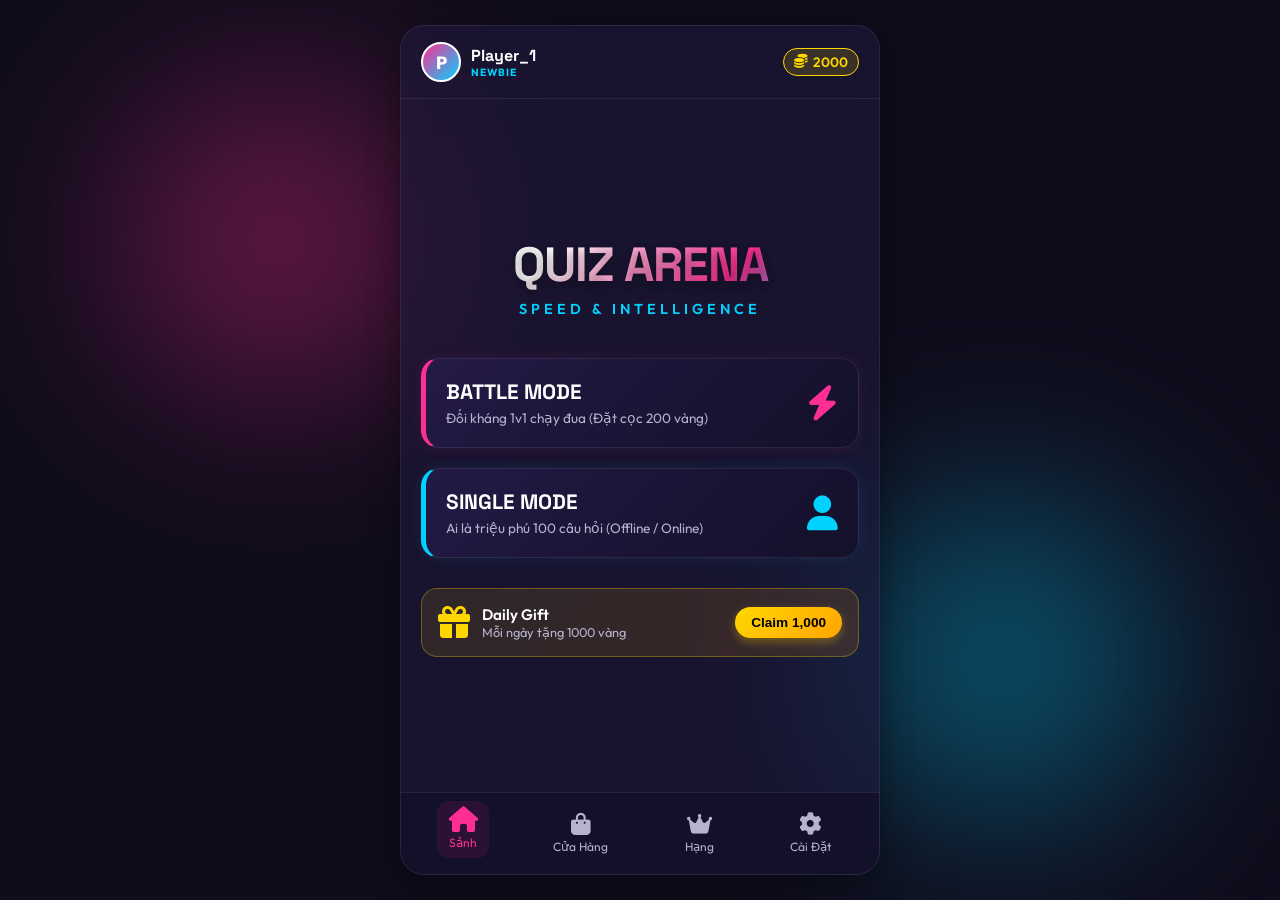
<file: index.html>
<!DOCTYPE html>
<html lang="vi">

<head>
  <meta charset="UTF-8">
  <meta name="viewport" content="width=device-width, initial-scale=1.0, maximum-scale=1.0, user-scalable=no">
  <title>Quiz Arena - Trí Tuệ & Tốc Độ</title>
  <meta name="description"
    content="Chơi game trắc nghiệm đối kháng đỉnh cao, trả lời câu hỏi, thách đấu bot hoặc người chơi khác, tích lũy vàng và nâng cấp nhân vật!">

  <!-- FontAwesome Icons -->
  <link rel="stylesheet" href="https://cdnjs.cloudflare.com/ajax/libs/font-awesome/6.4.0/css/all.min.css">

  <!-- Custom Styles -->
  <link rel="stylesheet" href="style.css?v=7">
</head>

<body>

  <!-- Main Game Container -->
  <div class="game-container">

    <!-- Top Header Bar -->
    <header class="game-header">
      <div class="user-profile-header" onclick="showScreen('settings')">
        <div class="avatar-mini" id="avatar-letter">P</div>
        <div class="profile-info">
          <span class="nickname-display" id="nickname-val">Player_1</span>
          <span id="user-level-val" style="font-size: 0.65rem; color: var(--accent-cyan); font-weight: bold; letter-spacing: 1px; text-transform: uppercase;">NEWBIE</span>
        </div>
      </div>

      <!-- Gold Badge -->
      <div class="gold-badge" onclick="claimDailyReward()" title="Nhấp để nhận Vàng hàng ngày!">
        <i class="fas fa-coins gold-icon"></i>
        <span id="gold-val">2000</span>
      </div>
    </header>

    <!-- Content Area (Scrollable screens) -->
    <main class="game-content">

      <!-- 1. LOBBY SCREEN -->
      <div id="lobby-screen" class="game-screen lobby-screen">
        <div class="game-logo-container">
          <h1 class="logo-text">QUIZ ARENA</h1>
          <div class="logo-sub">Speed & Intelligence</div>
        </div>

        <!-- Mode: Battle Mode -->
        <div class="mode-card battle-card" onclick="startBattleMatchmaking()">
          <div class="card-content">
            <h2 class="card-title">BATTLE MODE</h2>
            <span class="card-desc">Đối kháng 1v1 chạy đua (Đặt cọc 200 vàng)</span>
          </div>
          <div class="card-icon"><i class="fas fa-bolt"></i></div>
        </div>

        <!-- Mode: Single Mode -->
        <div class="mode-card single-card" onclick="startSingleGame()">
          <div class="card-content">
            <h2 class="card-title">SINGLE MODE</h2>
            <span class="card-desc">Ai là triệu phú 100 câu hỏi (Offline / Online)</span>
          </div>
          <div class="card-icon"><i class="fas fa-user"></i></div>
        </div>

        <!-- Daily Reward Banner -->
        <div class="daily-reward-banner">
          <div class="reward-info">
            <i class="fas fa-gift reward-gift-icon"></i>
            <div>
              <div class="reward-text-title">Daily Gift</div>
              <div class="reward-text-desc">Mỗi ngày tặng 1000 vàng</div>
            </div>
          </div>
          <button class="reward-btn" id="claim-daily-btn" onclick="claimDailyReward()">Claim 1,000</button>
        </div>
      </div>

      <!-- 2. SINGLE QUIZ SCREEN -->
      <div id="quiz-screen" class="game-screen quiz-screen hidden">
        <div class="quiz-top-bar">
          <span class="question-counter" id="single-question-num">Question 1 / 100</span>

          <!-- Lifelines Row -->
          <div class="lifelines-row">
            <button class="lifeline-btn" id="lifeline-50" onclick="useFiftyFifty()"
              data-tooltip="Quyền trợ giúp 50/50">50:50</button>
            <button class="lifeline-btn" id="lifeline-double" onclick="useDoubleAnswer()"
              data-tooltip="Xem quảng cáo trả lời 2 lần"><i class="fas fa-play"></i> x2</button>
            <button class="lifeline-btn" id="lifeline-change" onclick="useChangeQuestion()"
              data-tooltip="Đổi câu hỏi khác"><i class="fas fa-redo"></i></button>
          </div>
        </div>

        <!-- Question Box -->
        <div class="question-card" id="single-question-container">
          <!-- Populated by JS -->
        </div>

        <!-- Options Container -->
        <div class="options-grid" id="single-options-container">
          <!-- Populated by JS -->
        </div>

        <button class="btn-secondary" onclick="showScreen('lobby')" style="margin-top: auto;">Rút Lui (Về Sảnh)</button>
      </div>

      <!-- 3. BATTLE SCREEN -->
      <div id="battle-screen" class="game-screen battle-screen hidden">

        <!-- Track Visual Racing -->
        <div class="race-container">
          <!-- Player Track -->
          <div class="track">
            <div class="runner-lane">
              <div class="track-markers">
                <div class="track-marker" style="left: 0%"><div class="track-marker-line"></div><span class="track-marker-label">0</span></div>
                <div class="track-marker" style="left: 10%"><div class="track-marker-line"></div><span class="track-marker-label">10</span></div>
                <div class="track-marker" style="left: 20%"><div class="track-marker-line"></div><span class="track-marker-label">20</span></div>
                <div class="track-marker" style="left: 30%"><div class="track-marker-line"></div><span class="track-marker-label">30</span></div>
                <div class="track-marker" style="left: 40%"><div class="track-marker-line"></div><span class="track-marker-label">40</span></div>
                <div class="track-marker" style="left: 50%"><div class="track-marker-line"></div><span class="track-marker-label">50</span></div>
                <div class="track-marker" style="left: 60%"><div class="track-marker-line"></div><span class="track-marker-label">60</span></div>
                <div class="track-marker" style="left: 70%"><div class="track-marker-line"></div><span class="track-marker-label">70</span></div>
                <div class="track-marker" style="left: 80%"><div class="track-marker-line"></div><span class="track-marker-label">80</span></div>
                <div class="track-marker" style="left: 90%"><div class="track-marker-line"></div><span class="track-marker-label">90</span></div>
              </div>
              <div class="runner player" id="player-runner" style="left: 0px;">
                <div class="runner-avatar">🏃‍♂️</div>
                <div class="runner-label" id="player-track-name">Bạn</div>
              </div>
            </div>
          </div>
          <!-- Bot Track -->
          <div class="track">
            <div class="runner-lane">
              <div class="track-markers">
                <div class="track-marker" style="left: 0%"><div class="track-marker-line"></div><span class="track-marker-label">0</span></div>
                <div class="track-marker" style="left: 10%"><div class="track-marker-line"></div><span class="track-marker-label">10</span></div>
                <div class="track-marker" style="left: 20%"><div class="track-marker-line"></div><span class="track-marker-label">20</span></div>
                <div class="track-marker" style="left: 30%"><div class="track-marker-line"></div><span class="track-marker-label">30</span></div>
                <div class="track-marker" style="left: 40%"><div class="track-marker-line"></div><span class="track-marker-label">40</span></div>
                <div class="track-marker" style="left: 50%"><div class="track-marker-line"></div><span class="track-marker-label">50</span></div>
                <div class="track-marker" style="left: 60%"><div class="track-marker-line"></div><span class="track-marker-label">60</span></div>
                <div class="track-marker" style="left: 70%"><div class="track-marker-line"></div><span class="track-marker-label">70</span></div>
                <div class="track-marker" style="left: 80%"><div class="track-marker-line"></div><span class="track-marker-label">80</span></div>
                <div class="track-marker" style="left: 90%"><div class="track-marker-line"></div><span class="track-marker-label">90</span></div>
              </div>
              <div class="runner bot" id="bot-runner" style="left: 0px;">
                <div class="runner-avatar">🤖</div>
                <div class="runner-label">Bot</div>
              </div>
            </div>
          </div>

          <!-- Finish Line flag -->
          <div class="finish-line"></div>
        </div>

        <!-- Stats Bar -->
        <div class="battle-stats">
          <span id="battle-question-num">Question 1 / 10</span>
          <div>
            Tỉ số: <span id="player-score-val" style="color: var(--accent-pink); font-weight: bold;">0/10</span> - <span
              id="bot-score-val" style="color: var(--text-secondary);">0/10</span>
          </div>
        </div>

        <!-- 30s Timer Indicator -->
        <div class="battle-timer-bar">
          <div class="timer-fill" id="timer-fill-bar"></div>
        </div>
        <div style="text-align: center; margin-top: -10px; margin-bottom: 15px; font-weight: bold;">
          Time Remaining: <span id="timer-sec" style="color: var(--accent-cyan);">30</span>s
        </div>

        <!-- Question Box -->
        <div class="question-card" id="battle-question-container">
          <!-- Populated by JS -->
        </div>

        <!-- Options Container -->
        <div class="options-grid" id="battle-options-container">
          <!-- Populated by JS -->
        </div>
      </div>

      <!-- 3.5. SHOP SCREEN -->
      <div id="shop-screen" class="game-screen shop-screen hidden">
        <h2 class="logo-text" style="font-size: 2rem; text-align: center; margin-bottom: 10px;">CỬA HÀNG</h2>

        <!-- Shop Tabs -->
        <div class="rank-tabs" style="margin-bottom: 15px;">
          <button class="rank-tab-btn active" id="shop-tab-hat" onclick="switchShopCategory('hat')">Mũ</button>
          <button class="rank-tab-btn" id="shop-tab-shoes" onclick="switchShopCategory('shoes')">Giày</button>
          <button class="rank-tab-btn" id="shop-tab-effect" onclick="switchShopCategory('effect')">Hiệu Ứng</button>
        </div>

        <!-- Shop Items List -->
        <div class="leaderboard-list" id="shop-items-list" style="max-height: 420px;">
          <!-- Populated by JS -->
        </div>
      </div>

      <!-- 4. SETTINGS SCREEN -->
      <div id="settings-screen" class="game-screen settings-screen hidden">
        <h2 class="logo-text" style="font-size: 2rem; text-align: center;">SETTINGS</h2>

        <!-- Nickname Setting -->
        <div class="settings-group">
          <div class="settings-title"><i class="fas fa-user-edit"></i> Profile</div>
          <div class="setting-row">
            <label for="input-nickname">NICKNAME</label>
            <input type="text" id="input-nickname" class="input-text" maxlength="15"
              placeholder="Nhập tên người chơi...">
          </div>
        </div>

        <!-- Target Language Setting (ML Kit) -->
        <div class="settings-group">
          <div class="settings-title"><i class="fas fa-globe"></i> Ngôn Ngữ</div>
          <div class="setting-row">
            <label for="select-language">CHỌN NGÔN NGỮ</label>
            <select id="select-language" class="input-text" style="background: rgba(15, 12, 27, 0.8); color: white;">
              <option value="en">English (Bản gốc)</option>
              <option value="vi">Tiếng Việt (Sẵn sàng)</option>
              <option value="es">Español - Tây Ban Nha</option>
              <option value="fr">Français - Pháp</option>
              <option value="ja">日本語 - Nhật Bản</option>
            </select>
          </div>
        </div>

        <!-- Sound Setting -->
        <div class="settings-group">
          <div class="settings-title"><i class="fas fa-volume-up"></i> Âm Thanh</div>
          <div class="setting-row">
            <div style="display: flex; justify-content: space-between; font-size: 0.9rem; font-weight: bold;">
              <span>VOLUME</span>
              <span id="volume-val" style="color: var(--accent-cyan);">80%</span>
            </div>
            <div class="slider-container">
              <i class="fas fa-volume-down" style="color: var(--text-secondary);"></i>
              <input type="range" id="input-volume" class="input-slider" min="0" max="100" value="80"
                oninput="handleVolumeChange(this.value)">
              <i class="fas fa-volume-up" style="color: var(--accent-pink);"></i>
            </div>
          </div>
        </div>

        <!-- Integration Social Accounts Placeholders -->
        <div class="settings-group">
          <div class="settings-title"><i class="fas fa-share-nodes"></i> Liên Kết Tài Khoản (Sắp ra mắt)</div>
          <div class="social-login-grid">
            <div class="social-btn facebook" title="Liên kết Facebook"><i class="fab fa-facebook-f"></i></div>
            <div class="social-btn gmail" title="Liên kết Gmail"><i class="fab fa-google"></i></div>
            <div class="social-btn x" title="Liên kết X (Twitter)"><i class="fab fa-twitter"></i></div>
            <div class="social-btn instagram" title="Liên kết Instagram"><i class="fab fa-instagram"></i></div>
            <div class="social-btn threads" title="Liên kết Threads"><i class="fas fa-at"></i></div>
          </div>
        </div>

        <button class="btn-primary" onclick="saveSettings()">Save & Back</button>
      </div>

      <!-- 5. RANK SCREEN -->
      <div id="rank-screen" class="game-screen rank-screen hidden">
        <h2 class="logo-text" style="font-size: 2rem; text-align: center; margin-bottom: 10px;">LEADERBOARD</h2>

        <!-- Sub Tabs -->
        <div class="rank-tabs">
          <button class="rank-tab-btn active" id="rank-tab-single" onclick="renderLeaderboard('single')">Single
            Mode</button>
          <button class="rank-tab-btn" id="rank-tab-gold" onclick="renderLeaderboard('gold')">Tổng Vàng</button>
        </div>

        <!-- Rankings List -->
        <div class="leaderboard-list" id="leaderboard-list">
          <!-- Populated by JS -->
        </div>
      </div>

    </main>

    <!-- Footer Navigation Tabs -->
    <footer class="game-footer">
      <button class="nav-tab active" data-screen="lobby" onclick="showScreen('lobby')">
        <i class="fas fa-home"></i>
        <span>Sảnh</span>
      </button>
      <button class="nav-tab" data-screen="shop" onclick="showScreen('shop')">
        <i class="fas fa-shopping-bag"></i>
        <span>Cửa Hàng</span>
      </button>
      <button class="nav-tab" data-screen="rank" onclick="showScreen('rank')">
        <i class="fas fa-crown"></i>
        <span>Hạng</span>
      </button>
      <button class="nav-tab" data-screen="settings" onclick="showScreen('settings')">
        <i class="fas fa-cog"></i>
        <span>Cài Đặt</span>
      </button>
    </footer>

    <!-- OVERLAY MODAL: Simulated Ads Rewarded -->
    <div id="ad-overlay" class="overlay-modal hidden">
      <div class="modal-content">
        <i class="fas fa-play-circle modal-icon" style="color: var(--accent-cyan);"></i>
        <h3 class="modal-title">SPONSOR AD</h3>
        <p class="modal-desc">Quảng cáo đang phát từ CrazyGames. Vui lòng xem hết để nhận quyền trợ giúp!</p>
        <div class="ad-progress-bar">
          <div class="ad-progress-fill" id="ad-progress-fill"></div>
        </div>
        <div style="font-weight: bold; font-size: 1.2rem;">
          Đóng sau <span id="ad-sec-text" style="color: var(--accent-cyan);">5</span>s
        </div>
      </div>
    </div>

    <!-- OVERLAY MODAL: Matchmaking Battle -->
    <div id="battle-matchmaking-overlay" class="bet-matching-overlay hidden">
      <div class="bet-card">
        <i class="fas fa-coins modal-icon" style="color: var(--accent-yellow);"></i>
        <h3 class="modal-title" style="color: var(--accent-yellow);">BATTLE STAKES</h3>
        <p class="modal-desc">Đặt cọc 200 vàng khởi tranh trận đấu. Người thắng ăn 360 vàng (đã trừ 10% phí).</p>
        <div class="bet-gold-amount">200 <i class="fas fa-coins"></i></div>
        <div class="matching-spinner"></div>
        <p style="font-size: 0.85rem; color: var(--text-secondary); letter-spacing: 1px;">ĐANG GHÉP TRẬN...</p>
      </div>
    </div>

    <!-- OVERLAY MODAL: Single Game Over -->
    <div id="game-over-overlay" class="overlay-modal hidden">
      <div class="modal-content">
        <div id="go-icon" class="fas fa-sad-tear modal-icon"></div>
        <h3 class="modal-title" id="go-title">GAME OVER</h3>
        <p class="modal-desc" id="go-desc">Bạn đã trả lời sai câu hỏi.</p>
        <button class="btn-primary" onclick="closeGameOver()">Quay Lại Sảnh</button>
      </div>
    </div>

    <!-- OVERLAY MODAL: Battle Game Over -->
    <div id="battle-over-overlay" class="overlay-modal hidden">
      <div class="modal-content">
        <div id="bo-icon" class="fas fa-trophy modal-icon"></div>
        <h3 class="modal-title" id="bo-title">KẾT QUẢ BATTLE</h3>
        <p class="modal-desc" id="bo-desc">Nội dung trận đấu...</p>
        <div class="bet-gold-amount" id="bo-gold-reward" style="font-size: 1.5rem;">+360 Gold</div>
        <button class="btn-primary" onclick="closeBattleOver()">Quay Lại Sảnh</button>
      </div>
    </div>

    <!-- OVERLAY MODAL: ML Kit Download Model Simulation -->
    <div id="mlkit-download-overlay" class="overlay-modal hidden">
      <div class="modal-content">
        <i class="fas fa-cloud-download-alt modal-icon" style="color: var(--accent-cyan);"></i>
        <h3 class="modal-title">ML KIT TRANSLATOR</h3>
        <p class="modal-desc" id="mlkit-download-desc">Đang tải xuống mô hình ngôn ngữ dịch offline (30MB)...</p>
        <div class="ad-progress-bar">
          <div class="ad-progress-fill" id="mlkit-progress-fill"></div>
        </div>
        <div style="font-weight: bold; font-size: 1.1rem;" id="mlkit-percent-text">
          0%
        </div>
      </div>
    </div>

  </div>

  <!-- Scripts -->
  <script src="questions.js?v=5"></script>
  <script src="app.js?v=7"></script>
</body>

</html>
</file>
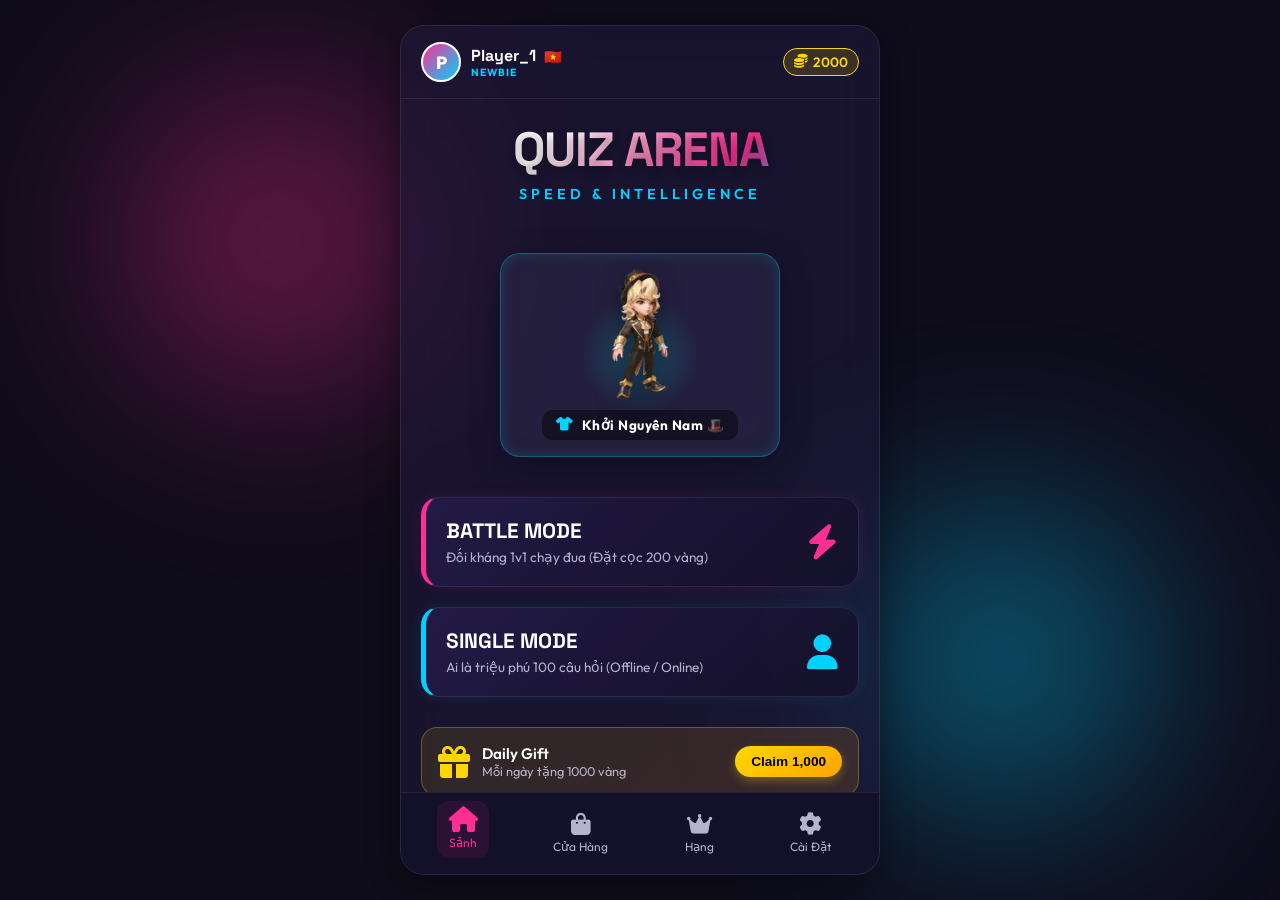
<file: Qx/index.html>
<!DOCTYPE html>
<html lang="vi">

<head>
  <meta charset="UTF-8">
  <meta name="viewport" content="width=device-width, initial-scale=1.0, maximum-scale=1.0, user-scalable=no">
  <title>Quiz Arena - Trí Tuệ & Tốc Độ</title>
  <meta name="description"
    content="Chơi game trắc nghiệm đối kháng đỉnh cao, trả lời câu hỏi, thách đấu bot hoặc người chơi khác, tích lũy vàng và nâng cấp nhân vật!">

  <!-- FontAwesome Icons -->
  <link rel="stylesheet" href="https://cdnjs.cloudflare.com/ajax/libs/font-awesome/6.4.0/css/all.min.css">

  <!-- Custom Styles -->
  <link rel="stylesheet" href="style.css?v=10">
</head>

<body>

  <!-- Main Game Container -->
  <div class="game-container">

    <!-- Top Header Bar -->
    <header class="game-header">
      <div class="user-profile-header" onclick="showScreen('settings')">
        <div class="avatar-mini" id="avatar-letter">P</div>
        <div class="profile-info">
          <span class="nickname-display" id="nickname-val">Player_1</span>
          <span id="user-level-val" style="font-size: 0.65rem; color: var(--accent-cyan); font-weight: bold; letter-spacing: 1px; text-transform: uppercase;">NEWBIE</span>
        </div>
      </div>

      <!-- Gold Badge -->
      <div class="gold-badge" onclick="claimDailyReward()" title="Nhấp để nhận Vàng hàng ngày!">
        <i class="fas fa-coins gold-icon"></i>
        <span id="gold-val">2000</span>
      </div>
    </header>

    <!-- Content Area (Scrollable screens) -->
    <main class="game-content">

      <!-- 1. LOBBY SCREEN -->
      <div id="lobby-screen" class="game-screen lobby-screen">
        <div class="game-logo-container">
          <h1 class="logo-text">QUIZ ARENA</h1>
          <div class="logo-sub">Speed & Intelligence</div>
        </div>

        <!-- Lobby Character Showcase -->
        <div class="lobby-character-preview" onclick="showScreen('shop'); switchShopCategory('character');" title="Nhấp để thay đổi Nhân Vật!">
          <div class="character-preview-glow"></div>
          <img id="lobby-character-img" src="assets/characters/char_khoi_nguyen_m.webp" alt="Character" class="lobby-char-3d">
          <div class="character-preview-label">
            <i class="fas fa-tshirt" style="color: var(--accent-cyan);"></i>
            <span id="lobby-char-name">Khởi Nguyên Nam</span>
          </div>
        </div>

        <!-- Mode: Battle Mode -->
        <div class="mode-card battle-card" onclick="startBattleMatchmaking()">
          <div class="card-content">
            <h2 class="card-title">BATTLE MODE</h2>
            <span class="card-desc">Đối kháng 1v1 chạy đua (Đặt cọc 200 vàng)</span>
          </div>
          <div class="card-icon"><i class="fas fa-bolt"></i></div>
        </div>

        <!-- Mode: Single Mode -->
        <div class="mode-card single-card" onclick="startSingleGame()">
          <div class="card-content">
            <h2 class="card-title">SINGLE MODE</h2>
            <span class="card-desc">Ai là triệu phú 100 câu hỏi (Offline / Online)</span>
          </div>
          <div class="card-icon"><i class="fas fa-user"></i></div>
        </div>

        <!-- Daily Reward Banner -->
        <div class="daily-reward-banner">
          <div class="reward-info">
            <i class="fas fa-gift reward-gift-icon"></i>
            <div>
              <div class="reward-text-title">Daily Gift</div>
              <div class="reward-text-desc">Mỗi ngày tặng 1000 vàng</div>
            </div>
          </div>
          <button class="reward-btn" id="claim-daily-btn" onclick="claimDailyReward()">Claim 1,000</button>
        </div>
      </div>

      <!-- 2. SINGLE QUIZ SCREEN -->
      <div id="quiz-screen" class="game-screen quiz-screen hidden">
        <div class="quiz-top-bar">
          <span class="question-counter" id="single-question-num">Question 1 / 100</span>

          <!-- Lifelines Row -->
          <div class="lifelines-row">
            <button class="lifeline-btn" id="lifeline-50" onclick="useFiftyFifty()"
              data-tooltip="Quyền trợ giúp 50/50">50:50</button>
            <button class="lifeline-btn" id="lifeline-double" onclick="useDoubleAnswer()"
              data-tooltip="Xem quảng cáo trả lời 2 lần"><i class="fas fa-play"></i> x2</button>
            <button class="lifeline-btn" id="lifeline-change" onclick="useChangeQuestion()"
              data-tooltip="Đổi câu hỏi khác"><i class="fas fa-redo"></i></button>
          </div>
        </div>

        <!-- Question Box -->
        <div class="question-card" id="single-question-container">
          <!-- Populated by JS -->
        </div>

        <!-- Options Container -->
        <div class="options-grid" id="single-options-container">
          <!-- Populated by JS -->
        </div>

        <button class="btn-secondary" onclick="showScreen('lobby')" style="margin-top: auto;">Rút Lui (Về Sảnh)</button>
      </div>

      <!-- 3. BATTLE TRACK SCREEN -->
      <div id="battle-screen" class="game-screen battle-screen hidden">

        <!-- Stats Bar: Question # + Scores -->
        <div class="battle-header-bar">
          <span id="battle-question-num" class="battle-q-num">Câu 1 / 10</span>
          <div class="battle-timer-display">
            <span id="timer-sec" style="color: var(--accent-cyan); font-weight:800; font-size:1.1rem;">30</span>s
          </div>
        </div>

        <!-- Timer Bar -->
        <div class="battle-timer-bar">
          <div class="timer-fill" id="timer-fill-bar"></div>
        </div>

        <!-- Race Tracks (progress-bar style) -->
        <div class="race-container">
          <div class="race-label-top">🏁 ĐƯỜNG ĐUA</div>

          <!-- Player Lane -->
          <div class="race-lane">
            <div class="race-lane-info">
              <div class="race-runner-avatar" id="player-runner-avatar">🏃</div>
              <span class="race-lane-name" id="player-track-name">Bạn</span>
              <span class="race-lane-score"><span id="player-score-val">0</span>/10</span>
            </div>
            <div class="race-track-bar">
              <div class="race-track-fill player-fill" id="player-track-fill" style="width:0%"></div>
              <div class="race-runner-icon" id="player-runner" style="left:0%">
                <div class="runner-avatar"><div class="runner-avatar-inner" id="player-runner-img">🏃</div></div>
              </div>
            </div>
          </div>

          <!-- Bot Lane -->
          <div class="race-lane">
            <div class="race-lane-info">
              <div class="race-runner-avatar" id="bot-runner-avatar">🤖</div>
              <span class="race-lane-name" id="bot-track-name">Bot</span>
              <span class="race-lane-score"><span id="bot-score-val">0</span>/10</span>
            </div>
            <div class="race-track-bar">
              <div class="race-track-fill bot-fill" id="bot-track-fill" style="width:0%"></div>
              <div class="race-runner-icon" id="bot-runner" style="left:0%">
                <div class="runner-avatar"><div class="runner-avatar-inner" id="bot-runner-img">🤖</div></div>
              </div>
            </div>
          </div>
        </div>

        <!-- Question Box -->
        <div class="question-card" id="battle-question-container">
          <!-- Populated by JS -->
        </div>

        <!-- Options Container -->
        <div class="options-grid" id="battle-options-container">
          <!-- Populated by JS -->
        </div>
      </div>

      <!-- 3.5. SHOP SCREEN -->
      <div id="shop-screen" class="game-screen shop-screen hidden">
        <h2 class="logo-text" style="font-size: 2rem; text-align: center; margin-bottom: 10px;">CỬA HÀNG</h2>

        <!-- Shop Tabs -->
        <div class="rank-tabs" style="margin-bottom: 15px;">
          <button class="rank-tab-btn active" id="shop-tab-character" onclick="switchShopCategory('character')">Nhân Vật</button>
          <button class="rank-tab-btn" id="shop-tab-hat" onclick="switchShopCategory('hat')">Mũ</button>
          <button class="rank-tab-btn" id="shop-tab-shoes" onclick="switchShopCategory('shoes')">Giày</button>
          <button class="rank-tab-btn" id="shop-tab-effect" onclick="switchShopCategory('effect')">Hiệu Ứng</button>
        </div>

        <!-- Shop Items List -->
        <div class="leaderboard-list" id="shop-items-list" style="max-height: 420px;">
          <!-- Populated by JS -->
        </div>
      </div>

      <!-- 4. SETTINGS SCREEN -->
      <div id="settings-screen" class="game-screen settings-screen hidden">
        <h2 class="logo-text" style="font-size: 2rem; text-align: center;">SETTINGS</h2>

        <!-- Nickname Setting -->
        <div class="settings-group">
          <div class="settings-title"><i class="fas fa-user-edit"></i> Profile</div>
          <div class="setting-row">
            <label for="input-nickname">NICKNAME</label>
            <input type="text" id="input-nickname" class="input-text" maxlength="15"
              placeholder="Nhập tên người chơi...">
          </div>
        </div>

        <!-- Country / Flag Setting -->
        <div class="settings-group">
          <div class="settings-title"><i class="fas fa-flag"></i> Quốc Gia</div>
          <div class="setting-row">
            <label for="select-country">CHỌN QUỐC GIA</label>
            <select id="select-country" class="input-text" style="background: rgba(15, 12, 27, 0.8); color: white;">
              <option value="vn">🇻🇳 Việt Nam</option>
              <option value="us">🇺🇸 Mỹ (USA)</option>
              <option value="jp">🇯🇵 Nhật Bản</option>
              <option value="kr">🇰🇷 Hàn Quốc</option>
              <option value="gb">🇬🇧 Vương Quốc Anh</option>
              <option value="fr">🇫🇷 Pháp</option>
              <option value="de">🇩🇪 Đức</option>
              <option value="br">🇧🇷 Brazil</option>
              <option value="ca">🇨🇦 Canada</option>
              <option value="au">🇦🇺 Úc</option>
              <option value="sg">🇸🇬 Singapore</option>
              <option value="th">🇹🇭 Thái Lan</option>
            </select>
          </div>
        </div>

        <!-- Target Language Setting (ML Kit) -->
        <div class="settings-group">
          <div class="settings-title"><i class="fas fa-globe"></i> Ngôn Ngữ</div>
          <div class="setting-row">
            <label for="select-language">CHỌN NGÔN NGỮ</label>
            <select id="select-language" class="input-text" style="background: rgba(15, 12, 27, 0.8); color: white;">
              <option value="en">English (Bản gốc)</option>
              <option value="vi">Tiếng Việt (Sẵn sàng)</option>
              <option value="es">Español - Tây Ban Nha</option>
              <option value="fr">Français - Pháp</option>
              <option value="ja">日本語 - Nhật Bản</option>
            </select>
          </div>
        </div>

        <!-- Sound Setting -->
        <div class="settings-group">
          <div class="settings-title"><i class="fas fa-volume-up"></i> Âm Thanh</div>
          <div class="setting-row">
            <div style="display: flex; justify-content: space-between; font-size: 0.9rem; font-weight: bold;">
              <span>VOLUME</span>
              <span id="volume-val" style="color: var(--accent-cyan);">80%</span>
            </div>
            <div class="slider-container">
              <i class="fas fa-volume-down" style="color: var(--text-secondary);"></i>
              <input type="range" id="input-volume" class="input-slider" min="0" max="100" value="80"
                oninput="handleVolumeChange(this.value)">
              <i class="fas fa-volume-up" style="color: var(--accent-pink);"></i>
            </div>
          </div>
        </div>

        <!-- Integration Social Accounts Placeholders -->
        <div class="settings-group">
          <div class="settings-title"><i class="fas fa-share-nodes"></i> Liên Kết Tài Khoản (Sắp ra mắt)</div>
          <div class="social-login-grid">
            <div class="social-btn facebook" title="Liên kết Facebook"><i class="fab fa-facebook-f"></i></div>
            <div class="social-btn gmail" title="Liên kết Gmail"><i class="fab fa-google"></i></div>
            <div class="social-btn x" title="Liên kết X (Twitter)"><i class="fab fa-twitter"></i></div>
            <div class="social-btn instagram" title="Liên kết Instagram"><i class="fab fa-instagram"></i></div>
            <div class="social-btn threads" title="Liên kết Threads"><i class="fas fa-at"></i></div>
          </div>
        </div>

        <button class="btn-primary" onclick="saveSettings()">Save & Back</button>
      </div>

      <!-- 5. RANK SCREEN -->
      <div id="rank-screen" class="game-screen rank-screen hidden">
        <h2 class="logo-text" style="font-size: 2rem; text-align: center; margin-bottom: 10px;">LEADERBOARD</h2>

        <!-- Sub Tabs -->
        <div class="rank-tabs">
          <button class="rank-tab-btn active" id="rank-tab-single" onclick="renderLeaderboard('single')">Single
            Mode</button>
          <button class="rank-tab-btn" id="rank-tab-gold" onclick="renderLeaderboard('gold')">Tổng Vàng</button>
        </div>

        <!-- Rankings List -->
        <div class="leaderboard-list" id="leaderboard-list">
          <!-- Populated by JS -->
        </div>
      </div>

    </main>

    <!-- Footer Navigation Tabs -->
    <footer class="game-footer">
      <button class="nav-tab active" data-screen="lobby" onclick="showScreen('lobby')">
        <i class="fas fa-home"></i>
        <span>Sảnh</span>
      </button>
      <button class="nav-tab" data-screen="shop" onclick="showScreen('shop')">
        <i class="fas fa-shopping-bag"></i>
        <span>Cửa Hàng</span>
      </button>
      <button class="nav-tab" data-screen="rank" onclick="showScreen('rank')">
        <i class="fas fa-crown"></i>
        <span>Hạng</span>
      </button>
      <button class="nav-tab" data-screen="settings" onclick="showScreen('settings')">
        <i class="fas fa-cog"></i>
        <span>Cài Đặt</span>
      </button>
    </footer>

    <!-- OVERLAY MODAL: Simulated Ads Rewarded -->
    <div id="ad-overlay" class="overlay-modal hidden">
      <div class="modal-content">
        <i class="fas fa-play-circle modal-icon" style="color: var(--accent-cyan);"></i>
        <h3 class="modal-title">SPONSOR AD</h3>
        <p class="modal-desc">Quảng cáo đang phát từ CrazyGames. Vui lòng xem hết để nhận quyền trợ giúp!</p>
        <div class="ad-progress-bar">
          <div class="ad-progress-fill" id="ad-progress-fill"></div>
        </div>
        <div style="font-weight: bold; font-size: 1.2rem;">
          Đóng sau <span id="ad-sec-text" style="color: var(--accent-cyan);">5</span>s
        </div>
      </div>
    </div>

    <!-- OVERLAY MODAL: Matchmaking Battle -->
    <div id="battle-matchmaking-overlay" class="bet-matching-overlay hidden">
      <div class="bet-card">
        <i class="fas fa-coins modal-icon" style="color: var(--accent-yellow);"></i>
        <h3 class="modal-title" style="color: var(--accent-yellow);">BATTLE STAKES</h3>
        <p class="modal-desc">Đặt cọc 200 vàng khởi tranh trận đấu. Người thắng ăn 360 vàng (đã trừ 10% phí).</p>
        <div class="bet-gold-amount">200 <i class="fas fa-coins"></i></div>
        <div class="matching-spinner"></div>
        <p style="font-size: 0.85rem; color: var(--text-secondary); letter-spacing: 1px;">ĐANG GHÉP TRẬN...</p>
      </div>
    </div>

    <!-- OVERLAY MODAL: Single Game Over -->
    <div id="game-over-overlay" class="overlay-modal hidden">
      <div class="modal-content">
        <div id="go-icon" class="fas fa-sad-tear modal-icon"></div>
        <h3 class="modal-title" id="go-title">GAME OVER</h3>
        <p class="modal-desc" id="go-desc">Bạn đã trả lời sai câu hỏi.</p>
        <button class="btn-primary" onclick="closeGameOver()">Quay Lại Sảnh</button>
      </div>
    </div>

    <!-- OVERLAY MODAL: Battle Game Over -->
    <div id="battle-over-overlay" class="overlay-modal hidden">
      <div class="modal-content">
        <div id="bo-icon" class="fas fa-trophy modal-icon"></div>
        <h3 class="modal-title" id="bo-title">KẾT QUẢ BATTLE</h3>
        <p class="modal-desc" id="bo-desc">Nội dung trận đấu...</p>
        <div class="bet-gold-amount" id="bo-gold-reward" style="font-size: 1.5rem;">+360 Gold</div>
        <button class="btn-primary" onclick="closeBattleOver()">Quay Lại Sảnh</button>
      </div>
    </div>

    <!-- OVERLAY MODAL: ML Kit Download Model Simulation -->
    <div id="mlkit-download-overlay" class="overlay-modal hidden">
      <div class="modal-content">
        <i class="fas fa-cloud-download-alt modal-icon" style="color: var(--accent-cyan);"></i>
        <h3 class="modal-title">ML KIT TRANSLATOR</h3>
        <p class="modal-desc" id="mlkit-download-desc">Đang tải xuống mô hình ngôn ngữ dịch offline (30MB)...</p>
        <div class="ad-progress-bar">
          <div class="ad-progress-fill" id="mlkit-progress-fill"></div>
        </div>
        <div style="font-weight: bold; font-size: 1.1rem;" id="mlkit-percent-text">
          0%
        </div>
      </div>
    </div>

  </div>

  <!-- Scripts -->
  <script src="questions.js?v=5"></script>
  <script src="app.js?v=9"></script>
</body>

</html>
</file>
<file: style.css>
@import url('https://fonts.googleapis.com/css2?family=Outfit:wght@300;400;600;800&family=Space+Grotesk:wght@400;700&display=swap');

:root {
  --bg-primary: #0f0c1b;
  --bg-secondary: #1a1530;
  --accent-pink: #ff2e93;
  --accent-cyan: #00d2ff;
  --accent-purple: #8a2be2;
  --accent-yellow: #ffd700;
  --color-success: #00f5d4;
  --color-danger: #ff3860;
  --text-primary: #ffffff;
  --text-secondary: #b5b3cd;
  --glass-bg: rgba(30, 26, 60, 0.6);
  --glass-border: rgba(255, 255, 255, 0.08);
  --glass-shadow: 0 8px 32px 0 rgba(0, 0, 0, 0.37);
  --font-title: 'Space Grotesk', sans-serif;
  --font-body: 'Outfit', sans-serif;
}

* {
  box-sizing: border-box;
  margin: 0;
  padding: 0;
  -webkit-tap-highlight-color: transparent;
}

body {
  font-family: var(--font-body);
  background-color: var(--bg-primary);
  color: var(--text-primary);
  min-height: 100vh;
  display: flex;
  justify-content: center;
  align-items: center;
  overflow: hidden;
  position: relative;
}

/* Background animated gradient bubbles */
body::before, body::after {
  content: '';
  position: absolute;
  width: 300px;
  height: 300px;
  border-radius: 50%;
  filter: blur(100px);
  z-index: -1;
  opacity: 0.4;
  animation: floatBg 15s infinite alternate ease-in-out;
}

body::before {
  background: var(--accent-pink);
  top: 10%;
  left: 10%;
}

body::after {
  background: var(--accent-cyan);
  bottom: 10%;
  right: 10%;
  animation-delay: -7s;
}

@keyframes floatBg {
  0% { transform: translate(0, 0) scale(1); }
  100% { transform: translate(50px, 50px) scale(1.2); }
}

/* Game Container - Mobile-first aspect ratio container */
.game-container {
  width: 100%;
  max-width: 480px;
  height: 100vh;
  max-height: 850px;
  background: var(--glass-bg);
  backdrop-filter: blur(20px);
  -webkit-backdrop-filter: blur(20px);
  border: 1px solid var(--glass-border);
  border-radius: 24px;
  box-shadow: var(--glass-shadow);
  display: flex;
  flex-direction: column;
  overflow: hidden;
  position: relative;
}

@media (max-width: 480px) {
  .game-container {
    height: 100vh;
    max-height: 100vh;
    border-radius: 0;
    border: none;
  }
}

/* Top Header Bar */
.game-header {
  padding: 16px 20px;
  display: flex;
  justify-content: space-between;
  align-items: center;
  border-bottom: 1px solid var(--glass-border);
  z-index: 10;
}

.user-profile-header {
  display: flex;
  align-items: center;
  gap: 10px;
}

.avatar-mini {
  width: 40px;
  height: 40px;
  border-radius: 50%;
  background: linear-gradient(135deg, var(--accent-pink), var(--accent-cyan));
  border: 2px solid var(--text-primary);
  display: flex;
  justify-content: center;
  align-items: center;
  font-weight: 800;
  font-size: 1.1rem;
}

.profile-info {
  display: flex;
  flex-direction: column;
}

.nickname-display {
  font-family: var(--font-title);
  font-size: 1rem;
  font-weight: 700;
}

.gold-badge {
  background: rgba(255, 215, 0, 0.15);
  border: 1px solid var(--accent-yellow);
  padding: 4px 10px;
  border-radius: 20px;
  font-size: 0.85rem;
  font-weight: 600;
  color: var(--accent-yellow);
  display: flex;
  align-items: center;
  gap: 5px;
  cursor: pointer;
  transition: transform 0.2s;
}

.gold-badge:active {
  transform: scale(0.95);
}

.gold-icon {
  animation: rotateCoin 3s infinite linear;
}

@keyframes rotateCoin {
  0% { transform: rotateY(0deg); }
  100% { transform: rotateY(360deg); }
}

/* Main Content Area */
.game-content {
  flex: 1;
  overflow-y: auto;
  position: relative;
  display: flex;
  flex-direction: column;
  padding: 20px;
}

/* Footer Navigation / Tabs */
.game-footer {
  display: flex;
  justify-content: space-around;
  background: rgba(20, 16, 42, 0.95);
  border-top: 1px solid var(--glass-border);
  padding: 12px 10px;
  z-index: 10;
}

.nav-tab {
  display: flex;
  flex-direction: column;
  align-items: center;
  gap: 4px;
  background: none;
  border: none;
  color: var(--text-secondary);
  font-family: var(--font-body);
  font-size: 0.75rem;
  cursor: pointer;
  transition: all 0.3s cubic-bezier(0.175, 0.885, 0.32, 1.275);
  padding: 8px 12px;
  border-radius: 12px;
}

.nav-tab i {
  font-size: 1.4rem;
  transition: transform 0.3s;
}

.nav-tab:hover {
  color: var(--text-primary);
}

.nav-tab.active {
  color: var(--accent-pink);
  background: rgba(255, 46, 147, 0.1);
  transform: translateY(-4px);
}

.nav-tab.active i {
  transform: scale(1.15);
}

/* Home / Lobby Screen */
.lobby-screen {
  display: flex;
  flex-direction: column;
  gap: 20px;
  flex: 1;
  justify-content: center;
}

.game-logo-container {
  text-align: center;
  margin-bottom: 20px;
}

.logo-text {
  font-family: var(--font-title);
  font-size: 3rem;
  font-weight: 800;
  background: linear-gradient(135deg, var(--text-primary) 30%, var(--accent-pink) 70%, var(--accent-cyan));
  -webkit-background-clip: text;
  -webkit-text-fill-color: transparent;
  text-shadow: 0 4px 10px rgba(0, 0, 0, 0.3);
  letter-spacing: -1px;
}

.logo-sub {
  font-size: 0.9rem;
  color: var(--accent-cyan);
  text-transform: uppercase;
  letter-spacing: 4px;
  margin-top: 5px;
  font-weight: 600;
}

/* Primary Action Cards */
.mode-card {
  background: linear-gradient(135deg, rgba(40, 30, 80, 0.7), rgba(20, 15, 40, 0.8));
  border: 1px solid var(--glass-border);
  border-radius: 18px;
  padding: 20px;
  display: flex;
  align-items: center;
  justify-content: space-between;
  cursor: pointer;
  position: relative;
  overflow: hidden;
  transition: all 0.3s cubic-bezier(0.165, 0.84, 0.44, 1);
}

.mode-card::before {
  content: '';
  position: absolute;
  top: 0;
  left: 0;
  width: 100%;
  height: 100%;
  background: linear-gradient(90deg, transparent, rgba(255, 255, 255, 0.05), transparent);
  transform: translateX(-100%);
  transition: transform 0.6s;
}

.mode-card:hover {
  transform: translateY(-3px) scale(1.02);
  border-color: rgba(255, 255, 255, 0.2);
  box-shadow: 0 10px 20px rgba(0, 0, 0, 0.2);
}

.mode-card:hover::before {
  transform: translateX(100%);
}

.mode-card.battle-card {
  border-left: 5px solid var(--accent-pink);
  box-shadow: 0 0 15px rgba(255, 46, 147, 0.1);
}

.mode-card.single-card {
  border-left: 5px solid var(--accent-cyan);
  box-shadow: 0 0 15px rgba(0, 210, 255, 0.1);
}

.card-content {
  display: flex;
  flex-direction: column;
  gap: 4px;
}

.card-title {
  font-family: var(--font-title);
  font-size: 1.3rem;
  font-weight: 700;
}

.card-desc {
  font-size: 0.85rem;
  color: var(--text-secondary);
}

.card-icon {
  font-size: 2.2rem;
}

.battle-card .card-icon { color: var(--accent-pink); }
.single-card .card-icon { color: var(--accent-cyan); }

/* Daily Reward Banner */
.daily-reward-banner {
  background: linear-gradient(135deg, rgba(255, 215, 0, 0.1), rgba(255, 140, 0, 0.15));
  border: 1px solid rgba(255, 215, 0, 0.3);
  border-radius: 16px;
  padding: 16px;
  display: flex;
  justify-content: space-between;
  align-items: center;
  margin-top: 10px;
}

.reward-info {
  display: flex;
  align-items: center;
  gap: 12px;
}

.reward-gift-icon {
  font-size: 2rem;
  color: var(--accent-yellow);
}

.reward-text-title {
  font-weight: 600;
  font-size: 0.95rem;
}

.reward-text-desc {
  font-size: 0.8rem;
  color: var(--text-secondary);
}

.reward-btn {
  background: linear-gradient(135deg, var(--accent-yellow), #ffa500);
  color: #000;
  border: none;
  padding: 8px 16px;
  border-radius: 20px;
  font-weight: 700;
  font-size: 0.85rem;
  cursor: pointer;
  box-shadow: 0 4px 10px rgba(255, 215, 0, 0.3);
  transition: transform 0.2s, opacity 0.2s;
}

.reward-btn:hover {
  transform: scale(1.05);
}

.reward-btn:disabled {
  background: #3a3845;
  color: var(--text-secondary);
  box-shadow: none;
  cursor: not-allowed;
  opacity: 0.6;
}

/* Quiz Screen (Single Mode) */
.quiz-screen {
  display: flex;
  flex-direction: column;
  flex: 1;
}

.quiz-top-bar {
  display: flex;
  justify-content: space-between;
  align-items: center;
  margin-bottom: 20px;
}

.question-counter {
  font-weight: 600;
  font-size: 0.95rem;
  color: var(--accent-cyan);
}

.lifelines-row {
  display: flex;
  gap: 8px;
}

.lifeline-btn {
  width: 40px;
  height: 40px;
  border-radius: 50%;
  background: var(--bg-secondary);
  border: 1px solid var(--glass-border);
  color: var(--text-primary);
  display: flex;
  justify-content: center;
  align-items: center;
  cursor: pointer;
  position: relative;
  font-size: 0.9rem;
  transition: all 0.2s;
}

.lifeline-btn:hover:not(:disabled) {
  border-color: var(--accent-cyan);
  color: var(--accent-cyan);
  box-shadow: 0 0 8px rgba(0, 210, 255, 0.3);
}

.lifeline-btn:disabled {
  opacity: 0.3;
  cursor: not-allowed;
  text-decoration: line-through;
}

.lifeline-btn::after {
  content: attr(data-tooltip);
  position: absolute;
  bottom: -30px;
  left: 50%;
  transform: translateX(-50%) scale(0);
  background: var(--bg-primary);
  color: var(--text-primary);
  font-size: 0.65rem;
  padding: 4px 8px;
  border-radius: 4px;
  white-space: nowrap;
  transition: transform 0.2s;
  pointer-events: none;
  z-index: 10;
}

.lifeline-btn:hover::after {
  transform: translateX(-50%) scale(1);
}

/* Question Area */
.question-card {
  background: rgba(30, 26, 60, 0.4);
  border: 1px solid var(--glass-border);
  border-radius: 20px;
  padding: 24px;
  position: relative;
  margin-bottom: 24px;
  min-height: 140px;
  display: flex;
  align-items: center;
  justify-content: center;
  text-align: center;
}

.question-text {
  font-size: 1.15rem;
  font-weight: 600;
  line-height: 1.5;
}

/* Translate Button on Question */
.translate-btn {
  position: absolute;
  top: 12px;
  right: 12px;
  background: rgba(255, 255, 255, 0.08);
  border: 1px solid rgba(255, 255, 255, 0.15);
  color: var(--text-primary);
  width: 32px;
  height: 32px;
  border-radius: 8px;
  display: flex;
  justify-content: center;
  align-items: center;
  cursor: pointer;
  transition: all 0.2s;
}

.translate-btn:hover {
  background: var(--accent-cyan);
  border-color: var(--accent-cyan);
  color: #000;
  box-shadow: 0 0 10px rgba(0, 210, 255, 0.4);
}

.translate-btn.active {
  background: var(--accent-pink);
  border-color: var(--accent-pink);
  color: #fff;
}

/* Options Grid */
.options-grid {
  display: grid;
  grid-template-columns: 1fr;
  gap: 12px;
  margin-bottom: 20px;
}

.option-btn {
  background: rgba(30, 26, 60, 0.8);
  border: 1px solid var(--glass-border);
  border-radius: 14px;
  padding: 16px 20px;
  color: var(--text-primary);
  font-family: var(--font-body);
  font-size: 1rem;
  text-align: left;
  cursor: pointer;
  transition: all 0.2s;
  display: flex;
  align-items: center;
}

.option-prefix {
  font-weight: 800;
  color: var(--accent-cyan);
  margin-right: 12px;
  background: rgba(0, 210, 255, 0.1);
  width: 24px;
  height: 24px;
  border-radius: 50%;
  display: inline-flex;
  justify-content: center;
  align-items: center;
  font-size: 0.8rem;
}

.option-btn:hover:not(:disabled) {
  border-color: var(--accent-cyan);
  background: rgba(0, 210, 255, 0.05);
}

.option-btn.correct {
  border-color: var(--color-success) !important;
  background: rgba(0, 245, 212, 0.15) !important;
  color: var(--color-success) !important;
  font-weight: 700;
}

.option-btn.wrong {
  border-color: var(--color-danger) !important;
  background: rgba(255, 56, 96, 0.15) !important;
  color: var(--color-danger) !important;
  font-weight: 700;
}

.option-btn.faded {
  opacity: 0.3;
  cursor: not-allowed;
}

/* Battle Screen */
.battle-screen {
  display: flex;
  flex-direction: column;
  flex: 1;
}

/* Race Track Animation Area */
.race-container {
  background: rgba(15, 10, 30, 0.8);
  border: 1px solid rgba(255, 46, 147, 0.2);
  border-radius: 16px;
  padding: 14px;
  margin-bottom: 16px;
  display: flex;
  flex-direction: column;
  gap: 12px;
  position: relative;
  overflow: hidden;
}

.race-container::before {
  content: '🏁 BATTLE FIELD';
  position: absolute;
  top: 4px;
  left: 10px;
  font-size: 0.65rem;
  font-weight: 800;
  letter-spacing: 2px;
  color: rgba(255, 46, 147, 0.5);
}

.track {
  height: 80px;
  background: rgba(255, 255, 255, 0.03);
  border-radius: 8px;
  position: relative;
  border-bottom: 1px dashed rgba(255, 255, 255, 0.1);
  display: flex;
  align-items: center;
}

.runner-lane {
  position: absolute;
  left: 30px;
  right: 40px;
  top: 0;
  bottom: 0;
}

.track-markers {
  position: absolute;
  left: 0;
  width: 100%;
  top: 0;
  bottom: 0;
  pointer-events: none;
  z-index: 1;
}

.track-marker {
  position: absolute;
  top: 50%;
  transform: translate(-50%, -50%);
  display: flex;
  flex-direction: column;
  align-items: center;
  opacity: 0.15;
}

.track-marker-line {
  width: 1px;
  height: 25px;
  background: #fff;
}

.track-marker-label {
  font-size: 0.6rem;
  color: #fff;
  margin-top: 2px;
  font-weight: bold;
}

.runner {
  position: absolute;
  top: 50%;
  transform: translate(-50%, -50%);
  display: flex;
  flex-direction: column;
  align-items: center;
  transition: left 0.8s cubic-bezier(0.25, 0.8, 0.25, 1);
  z-index: 2;
}

.runner-avatar {
  font-size: 1.5rem;
  filter: drop-shadow(0 0 6px rgba(255,255,255,0.4));
  display: flex;
  justify-content: center;
  align-items: center;
}

.runner-label {
  font-size: 0.65rem;
  background: rgba(0, 0, 0, 0.7);
  padding: 1px 6px;
  border-radius: 4px;
  margin-top: 2px;
  white-space: nowrap;
}

.runner.bot .runner-avatar {
  animation-delay: -0.2s;
}

.runner.player .runner-avatar {
  filter: drop-shadow(0 0 8px var(--accent-pink));
}

/* 2D Modular Character Styling (Cute Chibi Style) */
.character-2d {
  position: relative;
  width: 55px;
  height: 70px;
  display: flex;
  justify-content: center;
  align-items: center;
}

/* Shadow under character */
.char-shadow {
  position: absolute;
  bottom: -2px;
  width: 32px;
  height: 6px;
  background: rgba(0, 0, 0, 0.35);
  border-radius: 50%;
  z-index: 1;
  animation: shadowScale 1.8s infinite alternate ease-in-out;
}

.character-2d.state-running .char-shadow {
  animation: shadowScaleRun 0.2s infinite alternate ease-in-out;
}

/* Body container to hold head/torso/limbs */
.char-body {
  position: relative;
  width: 100%;
  height: 100%;
  z-index: 2;
  transform-origin: bottom center;
}

/* Head */
.char-head {
  position: absolute;
  top: 4px;
  left: 50%;
  transform: translateX(-50%);
  width: 34px;
  height: 32px;
  border-radius: 17px / 16px; /* Oval chibi head */
  background: linear-gradient(135deg, #ffded3, #f5b096); /* Cute peach skin tone */
  display: flex;
  justify-content: center;
  align-items: center;
  z-index: 5;
  box-shadow: inset -1px -1px 4px rgba(0,0,0,0.1), 0 2px 4px rgba(0,0,0,0.15);
}

.chibi-bot .char-head {
  background: linear-gradient(135deg, #241d3b, #120e24); /* Visor glass */
  border: 2px solid var(--accent-cyan);
  box-shadow: 0 0 10px rgba(0, 210, 255, 0.35);
}

/* Face container */
.chibi-face {
  position: relative;
  width: 100%;
  height: 100%;
}

/* Cute Chibi Eyes */
.chibi-eye {
  position: absolute;
  top: 13px;
  width: 7px;
  height: 9px;
  background: #19142e;
  border-radius: 50%;
  display: flex;
  justify-content: center;
  align-items: center;
}

.chibi-eye.eye-left {
  left: 7px;
}

.chibi-eye.eye-right {
  right: 7px;
}

.eye-shine {
  width: 2.5px;
  height: 2.5px;
  background: #fff;
  border-radius: 50%;
  position: absolute;
  top: 1.5px;
  left: 1.5px;
}

/* Robot Eyes (Glowing Blue/Cyan) */
.chibi-bot .bot-eye {
  position: absolute;
  top: 12px;
  width: 6px;
  height: 6px;
  background: var(--accent-cyan);
  border-radius: 50%;
  box-shadow: 0 0 8px var(--accent-cyan);
  animation: robotBlink 4s infinite ease-in-out;
}

@keyframes robotBlink {
  0%, 90%, 100% { transform: scaleY(1); }
  95% { transform: scaleY(0.1); }
}

.chibi-bot .bot-eye.eye-left {
  left: 8px;
}

.chibi-bot .bot-eye.eye-right {
  right: 8px;
}

/* Blush cheeks */
.chibi-blush {
  position: absolute;
  top: 20px;
  width: 6px;
  height: 4px;
  background: rgba(255, 46, 147, 0.45);
  border-radius: 50%;
  filter: blur(0.5px);
}

.chibi-blush.blush-left {
  left: 4px;
}

.chibi-blush.blush-right {
  right: 4px;
}

/* Mouth */
.chibi-mouth {
  position: absolute;
  bottom: 5px;
  left: 50%;
  transform: translateX(-50%);
  font-size: 0.65rem;
  font-weight: bold;
  color: #c96253;
  line-height: 1;
}

/* Torso */
.char-torso {
  position: absolute;
  top: 34px;
  left: 50%;
  transform: translateX(-50%);
  width: 18px;
  height: 18px;
  border-radius: 5px;
  background: linear-gradient(135deg, var(--accent-pink), var(--accent-purple));
  z-index: 4;
  box-shadow: 0 2px 4px rgba(0,0,0,0.15);
}

.chibi-bot .char-torso {
  background: linear-gradient(135deg, var(--accent-purple), var(--accent-cyan));
  border: 1px solid var(--accent-purple);
}

/* Limbs Base */
.char-arm, .char-leg {
  position: absolute;
  background: #f5b096; /* Peach skin limbs */
  border-radius: 2px;
}

.chibi-bot .char-arm, .chibi-bot .char-leg {
  background: #9e9e9e; /* Robot metal default */
}

/* Arms */
.char-arm {
  width: 4px;
  height: 11px;
  top: 35px;
  transform-origin: top center;
  z-index: 3;
}

.chibi-bot .char-arm {
  background: var(--accent-cyan);
  box-shadow: 0 0 4px var(--accent-cyan);
}

.arm-left {
  left: 14px;
  transform: rotate(15deg);
}

.arm-right {
  right: 14px;
  transform: rotate(-15deg);
}

/* Legs */
.char-leg {
  width: 5px;
  height: 11px;
  top: 50px;
  transform-origin: top center;
  z-index: 3;
}

.chibi-bot .char-leg {
  background: #3b5998;
}

.leg-left {
  left: 19px;
}

.leg-right {
  right: 19px;
}

/* ACCESSORIES */

/* Hat */
.char-hat {
  position: absolute;
  top: -16px;
  left: 50%;
  transform: translateX(-50%);
  font-size: 1.6rem;
  z-index: 10;
  pointer-events: none;
  filter: drop-shadow(0 2px 4px rgba(0,0,0,0.3));
}

/* Shoes */
.char-shoe {
  position: absolute;
  bottom: -4px;
  left: 50%;
  transform: translateX(-50%);
  font-size: 0.95rem;
  z-index: 8;
  pointer-events: none;
  white-space: nowrap;
}

/* Effect Trail */
.char-effect {
  position: absolute;
  left: -14px;
  top: 32px;
  font-size: 1.5rem;
  z-index: 1;
  opacity: 0;
  transform: scale(0.5);
  transition: all 0.3s ease-in-out;
  pointer-events: none;
}

.character-2d.state-running .char-effect {
  opacity: 0.95;
  transform: scale(1.1);
  animation: effectPulse 0.3s infinite alternate ease-in-out;
}

/* ANIMATIONS */

/* Standing animations (breathing) */
.character-2d.state-standing .char-body {
  animation: breath 1.8s infinite ease-in-out;
}

@keyframes breath {
  0%, 100% { transform: translateY(0) scaleY(1); }
  50% { transform: translateY(-2px) scaleY(0.98); }
}

@keyframes shadowScale {
  0%, 100% { transform: scale(1); opacity: 0.35; }
  50% { transform: scale(0.9) translateX(-1px); opacity: 0.25; }
}

/* Running Animations */
.character-2d.state-running .leg-left {
  animation: runLegLeft 0.4s infinite linear;
}

.character-2d.state-running .leg-right {
  animation: runLegRight 0.4s infinite linear;
}

.character-2d.state-running .arm-left {
  animation: runArmLeft 0.4s infinite linear;
}

.character-2d.state-running .arm-right {
  animation: runArmRight 0.4s infinite linear;
}

.character-2d.state-running .char-body {
  animation: runBounce2D 0.2s infinite alternate linear;
}

@keyframes runLegLeft {
  0%, 100% { transform: rotate(40deg); }
  50% { transform: rotate(-40deg); }
}

@keyframes runLegRight {
  0%, 100% { transform: rotate(-40deg); }
  50% { transform: rotate(40deg); }
}

@keyframes runArmLeft {
  0%, 100% { transform: rotate(-45deg); }
  50% { transform: rotate(45deg); }
}

@keyframes runArmRight {
  0%, 100% { transform: rotate(45deg); }
  50% { transform: rotate(-45deg); }
}

@keyframes runBounce2D {
  0% { transform: translateY(0) rotate(8deg); }
  100% { transform: translateY(-4px) rotate(12deg); }
}

@keyframes shadowScaleRun {
  0% { transform: scale(0.8); opacity: 0.4; }
  100% { transform: scale(1); opacity: 0.2; }
}

@keyframes effectPulse {
  0% { transform: scale(1) translate(0, 0); }
  100% { transform: scale(1.2) translate(-4px, 1px); }
}

.finish-line {
  position: absolute;
  right: 54px;
  height: 90%;
  width: 4px;
  background: repeating-linear-gradient(
    45deg,
    #fff,
    #fff 4px,
    #000 4px,
    #000 8px
  );
  border-radius: 2px;
  box-shadow: 0 0 8px rgba(255, 255, 255, 0.3);
  z-index: 1;
}

/* Battle Stats Banner */
.battle-stats {
  display: flex;
  justify-content: space-between;
  font-size: 0.85rem;
  color: var(--text-secondary);
  font-weight: 600;
  padding: 0 5px;
}

.battle-timer-bar {
  height: 6px;
  background: rgba(255, 255, 255, 0.1);
  border-radius: 3px;
  margin: 10px 0 15px 0;
  overflow: hidden;
}

.timer-fill {
  height: 100%;
  width: 100%;
  background: linear-gradient(90deg, var(--accent-cyan), var(--accent-pink));
  transition: width 1s linear;
}

/* Battle Bet Matching Modal Screen */
.bet-matching-overlay {
  position: absolute;
  top: 0;
  left: 0;
  width: 100%;
  height: 100%;
  background: var(--bg-primary);
  z-index: 100;
  display: flex;
  flex-direction: column;
  justify-content: center;
  align-items: center;
  padding: 30px;
  text-align: center;
}

.bet-card {
  background: var(--glass-bg);
  border: 1px solid var(--glass-border);
  padding: 30px 20px;
  border-radius: 20px;
  width: 100%;
  max-width: 380px;
  display: flex;
  flex-direction: column;
  align-items: center;
  gap: 15px;
  box-shadow: var(--glass-shadow);
}

.bet-gold-amount {
  font-size: 2.2rem;
  font-family: var(--font-title);
  font-weight: 800;
  color: var(--accent-yellow);
  display: flex;
  align-items: center;
  gap: 8px;
}

.matching-spinner {
  width: 50px;
  height: 50px;
  border: 4px solid rgba(255, 255, 255, 0.1);
  border-top-color: var(--accent-pink);
  border-radius: 50%;
  animation: spin 1s infinite linear;
  margin: 20px 0;
}

@keyframes spin {
  0% { transform: rotate(0deg); }
  100% { transform: rotate(360deg); }
}

.btn-primary {
  background: linear-gradient(135deg, var(--accent-pink), var(--accent-purple));
  color: var(--text-primary);
  border: none;
  padding: 12px 30px;
  border-radius: 25px;
  font-weight: 700;
  font-size: 1rem;
  cursor: pointer;
  box-shadow: 0 4px 15px rgba(255, 46, 147, 0.4);
  transition: transform 0.2s, box-shadow 0.2s;
  width: 100%;
}

.btn-primary:hover {
  transform: translateY(-2px);
  box-shadow: 0 6px 20px rgba(255, 46, 147, 0.6);
}

.btn-primary:active {
  transform: translateY(0);
}

.btn-secondary {
  background: transparent;
  color: var(--text-secondary);
  border: 1px solid var(--glass-border);
  padding: 12px 30px;
  border-radius: 25px;
  font-weight: 600;
  font-size: 1rem;
  cursor: pointer;
  transition: all 0.2s;
  width: 100%;
}

.btn-secondary:hover {
  border-color: var(--text-primary);
  color: var(--text-primary);
}

/* Settings Screen */
.settings-screen {
  display: flex;
  flex-direction: column;
  gap: 20px;
}

.settings-group {
  background: rgba(30, 26, 60, 0.4);
  border: 1px solid var(--glass-border);
  border-radius: 16px;
  padding: 20px;
  display: flex;
  flex-direction: column;
  gap: 15px;
}

.settings-title {
  font-family: var(--font-title);
  font-size: 1.1rem;
  font-weight: 700;
  color: var(--accent-cyan);
  border-bottom: 1px solid var(--glass-border);
  padding-bottom: 8px;
}

.setting-row {
  display: flex;
  flex-direction: column;
  gap: 8px;
}

.setting-row label {
  font-size: 0.9rem;
  font-weight: 600;
  color: var(--text-secondary);
}

.input-text {
  background: rgba(15, 12, 27, 0.8);
  border: 1px solid var(--glass-border);
  border-radius: 10px;
  padding: 12px 16px;
  color: var(--text-primary);
  font-family: var(--font-body);
  font-size: 1rem;
  width: 100%;
  outline: none;
  transition: border-color 0.2s;
}

.input-text:focus {
  border-color: var(--accent-cyan);
}

.slider-container {
  display: flex;
  align-items: center;
  gap: 15px;
}

.input-slider {
  flex: 1;
  height: 6px;
  -webkit-appearance: none;
  background: rgba(255, 255, 255, 0.1);
  border-radius: 3px;
  outline: none;
}

.input-slider::-webkit-slider-thumb {
  -webkit-appearance: none;
  width: 18px;
  height: 18px;
  border-radius: 50%;
  background: var(--accent-pink);
  cursor: pointer;
  box-shadow: 0 0 8px var(--accent-pink);
  transition: transform 0.1s;
}

.input-slider::-webkit-slider-thumb:hover {
  transform: scale(1.2);
}

/* Social Login Placeholders */
.social-login-grid {
  display: grid;
  grid-template-columns: repeat(5, 1fr);
  gap: 10px;
}

.social-btn {
  height: 48px;
  background: rgba(255, 255, 255, 0.05);
  border: 1px solid var(--glass-border);
  border-radius: 10px;
  color: var(--text-primary);
  display: flex;
  justify-content: center;
  align-items: center;
  cursor: pointer;
  font-size: 1.2rem;
  transition: all 0.2s;
}

.social-btn:hover {
  background: rgba(255, 255, 255, 0.15);
  transform: translateY(-2px);
}

.social-btn.facebook:hover { color: #1877f2; border-color: #1877f2; }
.social-btn.gmail:hover { color: #ea4335; border-color: #ea4335; }
.social-btn.x:hover { color: #fff; border-color: #fff; }
.social-btn.instagram:hover { color: #e1306c; border-color: #e1306c; }
.social-btn.threads:hover { color: #00f5d4; border-color: #00f5d4; }

/* Rank Screen */
.rank-screen {
  display: flex;
  flex-direction: column;
  gap: 20px;
  flex: 1;
}

.rank-tabs {
  display: grid;
  grid-template-columns: 1fr 1fr;
  background: rgba(15, 12, 27, 0.8);
  border-radius: 12px;
  padding: 4px;
  border: 1px solid var(--glass-border);
}

.rank-tab-btn {
  background: none;
  border: none;
  color: var(--text-secondary);
  font-family: var(--font-body);
  font-weight: 600;
  font-size: 0.9rem;
  padding: 10px;
  border-radius: 8px;
  cursor: pointer;
  transition: all 0.2s;
}

.rank-tab-btn.active {
  background: var(--bg-secondary);
  color: var(--text-primary);
  box-shadow: 0 2px 8px rgba(0,0,0,0.2);
}

.leaderboard-list {
  display: flex;
  flex-direction: column;
  gap: 8px;
  overflow-y: auto;
  max-height: 400px;
  padding-right: 4px;
}

.leaderboard-item {
  background: rgba(30, 26, 60, 0.3);
  border: 1px solid var(--glass-border);
  border-radius: 12px;
  padding: 12px 16px;
  display: flex;
  align-items: center;
  justify-content: space-between;
  transition: background 0.2s;
}

.leaderboard-item:hover {
  background: rgba(30, 26, 60, 0.5);
}

.leaderboard-left {
  display: flex;
  align-items: center;
  gap: 12px;
}

.rank-number {
  font-family: var(--font-title);
  font-weight: 700;
  width: 24px;
  text-align: center;
  font-size: 1rem;
}

.rank-number.rank-1 { color: var(--accent-yellow); font-size: 1.2rem; }
.rank-number.rank-2 { color: #c0c0c0; font-size: 1.1rem; }
.rank-number.rank-3 { color: #cd7f32; font-size: 1.05rem; }

.leaderboard-item.me {
  border-color: rgba(0, 210, 255, 0.4);
  background: rgba(0, 210, 255, 0.05);
}

.rank-name {
  font-weight: 600;
}

.rank-value {
  font-family: var(--font-title);
  font-weight: 700;
  display: flex;
  align-items: center;
  gap: 4px;
}

/* Modal Ads Popup & Game Over Overlays */
.overlay-modal {
  position: absolute;
  top: 0;
  left: 0;
  width: 100%;
  height: 100%;
  background: rgba(10, 8, 20, 0.9);
  backdrop-filter: blur(10px);
  z-index: 200;
  display: flex;
  justify-content: center;
  align-items: center;
  padding: 20px;
}

.modal-content {
  background: var(--bg-secondary);
  border: 1px solid var(--glass-border);
  border-radius: 20px;
  padding: 30px 20px;
  width: 100%;
  max-width: 380px;
  text-align: center;
  box-shadow: var(--glass-shadow);
  display: flex;
  flex-direction: column;
  align-items: center;
  gap: 15px;
}

.modal-icon {
  font-size: 3rem;
  color: var(--accent-pink);
  margin-bottom: 5px;
}

.modal-title {
  font-family: var(--font-title);
  font-size: 1.5rem;
  font-weight: 700;
}

.modal-desc {
  font-size: 0.9rem;
  color: var(--text-secondary);
  line-height: 1.4;
}

/* Ad Simulation specific styles */
.ad-progress-bar {
  width: 100%;
  height: 8px;
  background: rgba(255, 255, 255, 0.1);
  border-radius: 4px;
  overflow: hidden;
  margin: 10px 0;
}

.ad-progress-fill {
  height: 100%;
  width: 0%;
  background: var(--accent-cyan);
}

/* Utility hide/show classes */
.hidden {
  display: none !important;
}

/* Custom Scrollbar for elements */
::-webkit-scrollbar {
  width: 6px;
}
::-webkit-scrollbar-track {
  background: transparent;
}
::-webkit-scrollbar-thumb {
  background: rgba(255, 255, 255, 0.1);
  border-radius: 3px;
}
::-webkit-scrollbar-thumb:hover {
  background: rgba(255, 255, 255, 0.2);
}
</file>
<file: Qx/style.css>
@import url('https://fonts.googleapis.com/css2?family=Outfit:wght@300;400;600;800&family=Space+Grotesk:wght@400;700&display=swap');

:root {
  --bg-primary: #0f0c1b;
  --bg-secondary: #1a1530;
  --accent-pink: #ff2e93;
  --accent-cyan: #00d2ff;
  --accent-purple: #8a2be2;
  --accent-yellow: #ffd700;
  --color-success: #00f5d4;
  --color-danger: #ff3860;
  --text-primary: #ffffff;
  --text-secondary: #b5b3cd;
  --glass-bg: rgba(30, 26, 60, 0.6);
  --glass-border: rgba(255, 255, 255, 0.08);
  --glass-shadow: 0 8px 32px 0 rgba(0, 0, 0, 0.37);
  --font-title: 'Space Grotesk', sans-serif;
  --font-body: 'Outfit', sans-serif;
}

* {
  box-sizing: border-box;
  margin: 0;
  padding: 0;
  -webkit-tap-highlight-color: transparent;
}

body {
  font-family: var(--font-body);
  background-color: var(--bg-primary);
  color: var(--text-primary);
  min-height: 100vh;
  display: flex;
  justify-content: center;
  align-items: center;
  overflow: hidden;
  position: relative;
}

/* Background animated gradient bubbles */
body::before, body::after {
  content: '';
  position: absolute;
  width: 300px;
  height: 300px;
  border-radius: 50%;
  filter: blur(100px);
  z-index: -1;
  opacity: 0.4;
  animation: floatBg 15s infinite alternate ease-in-out;
}

body::before {
  background: var(--accent-pink);
  top: 10%;
  left: 10%;
}

body::after {
  background: var(--accent-cyan);
  bottom: 10%;
  right: 10%;
  animation-delay: -7s;
}

@keyframes floatBg {
  0% { transform: translate(0, 0) scale(1); }
  100% { transform: translate(50px, 50px) scale(1.2); }
}

/* Game Container - Mobile-first aspect ratio container */
.game-container {
  width: 100%;
  max-width: 480px;
  height: 100vh;
  max-height: 850px;
  background: var(--glass-bg);
  backdrop-filter: blur(20px);
  -webkit-backdrop-filter: blur(20px);
  border: 1px solid var(--glass-border);
  border-radius: 24px;
  box-shadow: var(--glass-shadow);
  display: flex;
  flex-direction: column;
  overflow: hidden;
  position: relative;
}

@media (max-width: 480px) {
  .game-container {
    height: 100vh;
    max-height: 100vh;
    border-radius: 0;
    border: none;
  }
}

/* Top Header Bar */
.game-header {
  padding: 16px 20px;
  display: flex;
  justify-content: space-between;
  align-items: center;
  border-bottom: 1px solid var(--glass-border);
  z-index: 10;
}

.user-profile-header {
  display: flex;
  align-items: center;
  gap: 10px;
}

.avatar-mini {
  width: 40px;
  height: 40px;
  border-radius: 50%;
  background: linear-gradient(135deg, var(--accent-pink), var(--accent-cyan));
  border: 2px solid var(--text-primary);
  display: flex;
  justify-content: center;
  align-items: center;
  font-weight: 800;
  font-size: 1.1rem;
}

.profile-info {
  display: flex;
  flex-direction: column;
}

.nickname-display {
  font-family: var(--font-title);
  font-size: 1rem;
  font-weight: 700;
}

.gold-badge {
  background: rgba(255, 215, 0, 0.15);
  border: 1px solid var(--accent-yellow);
  padding: 4px 10px;
  border-radius: 20px;
  font-size: 0.85rem;
  font-weight: 600;
  color: var(--accent-yellow);
  display: flex;
  align-items: center;
  gap: 5px;
  cursor: pointer;
  transition: transform 0.2s;
}

.gold-badge:active {
  transform: scale(0.95);
}

.gold-icon {
  animation: rotateCoin 3s infinite linear;
}

@keyframes rotateCoin {
  0% { transform: rotateY(0deg); }
  100% { transform: rotateY(360deg); }
}

/* Main Content Area */
.game-content {
  flex: 1;
  overflow-y: auto;
  position: relative;
  display: flex;
  flex-direction: column;
  padding: 20px;
}

/* Footer Navigation / Tabs */
.game-footer {
  display: flex;
  justify-content: space-around;
  background: rgba(20, 16, 42, 0.95);
  border-top: 1px solid var(--glass-border);
  padding: 12px 10px;
  z-index: 10;
}

.nav-tab {
  display: flex;
  flex-direction: column;
  align-items: center;
  gap: 4px;
  background: none;
  border: none;
  color: var(--text-secondary);
  font-family: var(--font-body);
  font-size: 0.75rem;
  cursor: pointer;
  transition: all 0.3s cubic-bezier(0.175, 0.885, 0.32, 1.275);
  padding: 8px 12px;
  border-radius: 12px;
}

.nav-tab i {
  font-size: 1.4rem;
  transition: transform 0.3s;
}

.nav-tab:hover {
  color: var(--text-primary);
}

.nav-tab.active {
  color: var(--accent-pink);
  background: rgba(255, 46, 147, 0.1);
  transform: translateY(-4px);
}

.nav-tab.active i {
  transform: scale(1.15);
}

/* Home / Lobby Screen */
.lobby-screen {
  display: flex;
  flex-direction: column;
  gap: 20px;
  flex: 1;
  justify-content: center;
}

.game-logo-container {
  text-align: center;
  margin-bottom: 20px;
}

.logo-text {
  font-family: var(--font-title);
  font-size: 3rem;
  font-weight: 800;
  background: linear-gradient(135deg, var(--text-primary) 30%, var(--accent-pink) 70%, var(--accent-cyan));
  -webkit-background-clip: text;
  -webkit-text-fill-color: transparent;
  text-shadow: 0 4px 10px rgba(0, 0, 0, 0.3);
  letter-spacing: -1px;
}

.logo-sub {
  font-size: 0.9rem;
  color: var(--accent-cyan);
  text-transform: uppercase;
  letter-spacing: 4px;
  margin-top: 5px;
  font-weight: 600;
}

/* Primary Action Cards */
.mode-card {
  background: linear-gradient(135deg, rgba(40, 30, 80, 0.7), rgba(20, 15, 40, 0.8));
  border: 1px solid var(--glass-border);
  border-radius: 18px;
  padding: 20px;
  display: flex;
  align-items: center;
  justify-content: space-between;
  cursor: pointer;
  position: relative;
  overflow: hidden;
  transition: all 0.3s cubic-bezier(0.165, 0.84, 0.44, 1);
}

.mode-card::before {
  content: '';
  position: absolute;
  top: 0;
  left: 0;
  width: 100%;
  height: 100%;
  background: linear-gradient(90deg, transparent, rgba(255, 255, 255, 0.05), transparent);
  transform: translateX(-100%);
  transition: transform 0.6s;
}

.mode-card:hover {
  transform: translateY(-3px) scale(1.02);
  border-color: rgba(255, 255, 255, 0.2);
  box-shadow: 0 10px 20px rgba(0, 0, 0, 0.2);
}

.mode-card:hover::before {
  transform: translateX(100%);
}

.mode-card.battle-card {
  border-left: 5px solid var(--accent-pink);
  box-shadow: 0 0 15px rgba(255, 46, 147, 0.1);
}

.mode-card.single-card {
  border-left: 5px solid var(--accent-cyan);
  box-shadow: 0 0 15px rgba(0, 210, 255, 0.1);
}

.card-content {
  display: flex;
  flex-direction: column;
  gap: 4px;
}

.card-title {
  font-family: var(--font-title);
  font-size: 1.3rem;
  font-weight: 700;
}

.card-desc {
  font-size: 0.85rem;
  color: var(--text-secondary);
}

.card-icon {
  font-size: 2.2rem;
}

.battle-card .card-icon { color: var(--accent-pink); }
.single-card .card-icon { color: var(--accent-cyan); }

/* Daily Reward Banner */
.daily-reward-banner {
  background: linear-gradient(135deg, rgba(255, 215, 0, 0.1), rgba(255, 140, 0, 0.15));
  border: 1px solid rgba(255, 215, 0, 0.3);
  border-radius: 16px;
  padding: 16px;
  display: flex;
  justify-content: space-between;
  align-items: center;
  margin-top: 10px;
}

.reward-info {
  display: flex;
  align-items: center;
  gap: 12px;
}

.reward-gift-icon {
  font-size: 2rem;
  color: var(--accent-yellow);
}

.reward-text-title {
  font-weight: 600;
  font-size: 0.95rem;
}

.reward-text-desc {
  font-size: 0.8rem;
  color: var(--text-secondary);
}

.reward-btn {
  background: linear-gradient(135deg, var(--accent-yellow), #ffa500);
  color: #000;
  border: none;
  padding: 8px 16px;
  border-radius: 20px;
  font-weight: 700;
  font-size: 0.85rem;
  cursor: pointer;
  box-shadow: 0 4px 10px rgba(255, 215, 0, 0.3);
  transition: transform 0.2s, opacity 0.2s;
}

.reward-btn:hover {
  transform: scale(1.05);
}

.reward-btn:disabled {
  background: #3a3845;
  color: var(--text-secondary);
  box-shadow: none;
  cursor: not-allowed;
  opacity: 0.6;
}

/* Quiz Screen (Single Mode) */
.quiz-screen {
  display: flex;
  flex-direction: column;
  flex: 1;
}

.quiz-top-bar {
  display: flex;
  justify-content: space-between;
  align-items: center;
  margin-bottom: 20px;
}

.question-counter {
  font-weight: 600;
  font-size: 0.95rem;
  color: var(--accent-cyan);
}

.lifelines-row {
  display: flex;
  gap: 8px;
}

.lifeline-btn {
  width: 40px;
  height: 40px;
  border-radius: 50%;
  background: var(--bg-secondary);
  border: 1px solid var(--glass-border);
  color: var(--text-primary);
  display: flex;
  justify-content: center;
  align-items: center;
  cursor: pointer;
  position: relative;
  font-size: 0.9rem;
  transition: all 0.2s;
}

.lifeline-btn:hover:not(:disabled) {
  border-color: var(--accent-cyan);
  color: var(--accent-cyan);
  box-shadow: 0 0 8px rgba(0, 210, 255, 0.3);
}

.lifeline-btn:disabled {
  opacity: 0.3;
  cursor: not-allowed;
  text-decoration: line-through;
}

.lifeline-btn::after {
  content: attr(data-tooltip);
  position: absolute;
  bottom: -30px;
  left: 50%;
  transform: translateX(-50%) scale(0);
  background: var(--bg-primary);
  color: var(--text-primary);
  font-size: 0.65rem;
  padding: 4px 8px;
  border-radius: 4px;
  white-space: nowrap;
  transition: transform 0.2s;
  pointer-events: none;
  z-index: 10;
}

.lifeline-btn:hover::after {
  transform: translateX(-50%) scale(1);
}

/* Question Area */
.question-card {
  background: rgba(30, 26, 60, 0.4);
  border: 1px solid var(--glass-border);
  border-radius: 20px;
  padding: 24px;
  position: relative;
  margin-bottom: 24px;
  min-height: 140px;
  display: flex;
  align-items: center;
  justify-content: center;
  text-align: center;
}

.question-text {
  font-size: 1.15rem;
  font-weight: 600;
  line-height: 1.5;
}

/* Translate Button on Question */
.translate-btn {
  position: absolute;
  top: 12px;
  right: 12px;
  background: rgba(255, 255, 255, 0.08);
  border: 1px solid rgba(255, 255, 255, 0.15);
  color: var(--text-primary);
  width: 32px;
  height: 32px;
  border-radius: 8px;
  display: flex;
  justify-content: center;
  align-items: center;
  cursor: pointer;
  transition: all 0.2s;
}

.translate-btn:hover {
  background: var(--accent-cyan);
  border-color: var(--accent-cyan);
  color: #000;
  box-shadow: 0 0 10px rgba(0, 210, 255, 0.4);
}

.translate-btn.active {
  background: var(--accent-pink);
  border-color: var(--accent-pink);
  color: #fff;
}

/* Options Grid */
.options-grid {
  display: grid;
  grid-template-columns: 1fr;
  gap: 12px;
  margin-bottom: 20px;
}

.option-btn {
  background: rgba(30, 26, 60, 0.8);
  border: 1px solid var(--glass-border);
  border-radius: 14px;
  padding: 16px 20px;
  color: var(--text-primary);
  font-family: var(--font-body);
  font-size: 1rem;
  text-align: left;
  cursor: pointer;
  transition: all 0.2s;
  display: flex;
  align-items: center;
}

.option-prefix {
  font-weight: 800;
  color: var(--accent-cyan);
  margin-right: 12px;
  background: rgba(0, 210, 255, 0.1);
  width: 24px;
  height: 24px;
  border-radius: 50%;
  display: inline-flex;
  justify-content: center;
  align-items: center;
  font-size: 0.8rem;
}

.option-btn:hover:not(:disabled) {
  border-color: var(--accent-cyan);
  background: rgba(0, 210, 255, 0.05);
}

.option-btn.correct {
  border-color: var(--color-success) !important;
  background: rgba(0, 245, 212, 0.15) !important;
  color: var(--color-success) !important;
  font-weight: 700;
}

.option-btn.wrong {
  border-color: var(--color-danger) !important;
  background: rgba(255, 56, 96, 0.15) !important;
  color: var(--color-danger) !important;
  font-weight: 700;
}

.option-btn.faded {
  opacity: 0.3;
  cursor: not-allowed;
}

/* Battle Screen */
.battle-screen {
  display: flex;
  flex-direction: column;
  gap: 10px;
  width: 100%;
}

/* Battle Header: question # + timer display */
.battle-header-bar {
  display: flex;
  justify-content: space-between;
  align-items: center;
  padding: 4px 2px;
}

.battle-q-num {
  font-size: 0.85rem;
  color: var(--text-secondary);
  font-weight: 600;
}

.battle-timer-display {
  font-size: 0.85rem;
  color: var(--text-secondary);
  font-weight: 600;
}

/* Timer Progress Bar */
.battle-timer-bar {
  height: 6px;
  background: rgba(255, 255, 255, 0.1);
  border-radius: 3px;
  overflow: hidden;
  flex-shrink: 0;
}

.timer-fill {
  height: 100%;
  width: 100%;
  background: linear-gradient(90deg, var(--accent-cyan), var(--accent-pink));
  transition: width 1s linear;
}

/* Race Container */
.race-container {
  background: rgba(15, 10, 30, 0.8);
  border: 1px solid rgba(255, 46, 147, 0.25);
  border-radius: 14px;
  padding: 12px 14px;
  display: flex;
  flex-direction: column;
  gap: 10px;
  flex-shrink: 0;
  overflow: hidden;
}

.race-label-top {
  font-size: 0.6rem;
  font-weight: 800;
  letter-spacing: 2px;
  color: rgba(255, 46, 147, 0.6);
  text-transform: uppercase;
}

/* Race Lane Row */
.race-lane {
  display: flex;
  flex-direction: column;
  gap: 5px;
}

.race-lane-info {
  display: flex;
  align-items: center;
  gap: 8px;
}

.race-runner-avatar {
  width: 36px;
  height: 36px;
  border-radius: 50%;
  overflow: hidden;
  background: rgba(255,255,255,0.05);
  border: 1px solid rgba(255,255,255,0.15);
  display: flex;
  align-items: center;
  justify-content: center;
  flex-shrink: 0;
  font-size: 1.3rem;
}

.race-runner-avatar img {
  width: 100%;
  height: 100%;
  object-fit: cover;
}

.race-lane-name {
  flex: 1;
  font-size: 0.8rem;
  font-weight: 600;
  color: var(--text-primary);
  white-space: nowrap;
  overflow: hidden;
  text-overflow: ellipsis;
}

.race-lane-score {
  font-size: 0.8rem;
  font-weight: 700;
  color: var(--accent-pink);
  white-space: nowrap;
}

/* Race Track Bar (progress style) */
.race-track-bar {
  position: relative;
  height: 18px;
  background: rgba(255,255,255,0.06);
  border-radius: 9px;
  overflow: visible;
}

.race-track-fill {
  height: 100%;
  border-radius: 9px;
  transition: width 0.6s cubic-bezier(0.25, 0.8, 0.25, 1);
  position: absolute;
  top: 0;
  left: 0;
}

.player-fill {
  background: linear-gradient(90deg, var(--accent-pink), #ff6eb4);
  box-shadow: 0 0 8px rgba(255, 46, 147, 0.5);
}

.bot-fill {
  background: linear-gradient(90deg, var(--accent-cyan), #00a8d4);
  box-shadow: 0 0 8px rgba(0, 210, 255, 0.4);
}

/* Runner icon that sits at the progress head */
.race-runner-icon {
  position: absolute;
  top: 50%;
  transform: translate(-50%, -50%);
  transition: left 0.6s cubic-bezier(0.25, 0.8, 0.25, 1);
  z-index: 5;
}

.race-runner-icon .runner-avatar {
  width: 34px;
  height: 34px;
  border-radius: 50%;
  background: var(--bg-secondary);
  border: 2px solid var(--accent-pink);
  display: flex;
  align-items: center;
  justify-content: center;
  overflow: hidden;
  box-shadow: 0 0 10px rgba(255,46,147,0.5);
  animation: runnerBounce 0.4s infinite ease-in-out;
}

#bot-runner .runner-avatar {
  border-color: var(--accent-cyan);
  box-shadow: 0 0 10px rgba(0,210,255,0.5);
}

.runner-avatar-inner {
  font-size: 1.3rem;
  line-height: 1;
}

.runner-avatar-inner img {
  width: 100%;
  height: 100%;
  object-fit: cover;
  border-radius: 50%;
}

@keyframes runnerBounce {
  0%, 100% { transform: translateY(0); }
  50% { transform: translateY(-3px); }
}



.track-markers {
  position: absolute;
  left: 0;
  width: 100%;
  top: 0;
  bottom: 0;
  pointer-events: none;
  z-index: 1;
}

.track-marker {
  position: absolute;
  top: 50%;
  transform: translate(-50%, -50%);
  display: flex;
  flex-direction: column;
  align-items: center;
  opacity: 0.15;
}

.track-marker-line {
  width: 1px;
  height: 25px;
  background: #fff;
}

.track-marker-label {
  font-size: 0.6rem;
  color: #fff;
  margin-top: 2px;
  font-weight: bold;
}

.runner {
  position: absolute;
  top: 50%;
  transform: translate(-50%, -50%);
  display: flex;
  flex-direction: column;
  align-items: center;
  transition: left 0.8s cubic-bezier(0.25, 0.8, 0.25, 1);
  z-index: 2;
}

.runner-avatar {
  font-size: 1.5rem;
  filter: drop-shadow(0 0 6px rgba(255,255,255,0.4));
  display: flex;
  justify-content: center;
  align-items: center;
}

.runner-label {
  font-size: 0.65rem;
  background: rgba(0, 0, 0, 0.7);
  padding: 1px 6px;
  border-radius: 4px;
  margin-top: 2px;
  white-space: nowrap;
}

.runner.bot .runner-avatar {
  animation-delay: -0.2s;
}

.runner.player .runner-avatar {
  filter: drop-shadow(0 0 8px var(--accent-pink));
}

/* 2D Modular Character Styling (Cute Chibi Style) */
.character-2d {
  position: relative;
  width: 55px;
  height: 70px;
  display: flex;
  justify-content: center;
  align-items: center;
}

/* Shadow under character */
.char-shadow {
  position: absolute;
  bottom: -2px;
  width: 32px;
  height: 6px;
  background: rgba(0, 0, 0, 0.35);
  border-radius: 50%;
  z-index: 1;
  animation: shadowScale 1.8s infinite alternate ease-in-out;
}

.character-2d.state-running .char-shadow {
  animation: shadowScaleRun 0.2s infinite alternate ease-in-out;
}

/* Body container to hold head/torso/limbs */
.char-body {
  position: relative;
  width: 100%;
  height: 100%;
  z-index: 2;
  transform-origin: bottom center;
}

/* Head */
.char-head {
  position: absolute;
  top: 4px;
  left: 50%;
  transform: translateX(-50%);
  width: 34px;
  height: 32px;
  border-radius: 17px / 16px; /* Oval chibi head */
  background: linear-gradient(135deg, #ffded3, #f5b096); /* Cute peach skin tone */
  display: flex;
  justify-content: center;
  align-items: center;
  z-index: 5;
  box-shadow: inset -1px -1px 4px rgba(0,0,0,0.1), 0 2px 4px rgba(0,0,0,0.15);
}

.chibi-bot .char-head {
  background: linear-gradient(135deg, #241d3b, #120e24); /* Visor glass */
  border: 2px solid var(--accent-cyan);
  box-shadow: 0 0 10px rgba(0, 210, 255, 0.35);
}

/* Face container */
.chibi-face {
  position: relative;
  width: 100%;
  height: 100%;
}

/* Cute Chibi Eyes */
.chibi-eye {
  position: absolute;
  top: 13px;
  width: 7px;
  height: 9px;
  background: #19142e;
  border-radius: 50%;
  display: flex;
  justify-content: center;
  align-items: center;
}

.chibi-eye.eye-left {
  left: 7px;
}

.chibi-eye.eye-right {
  right: 7px;
}

.eye-shine {
  width: 2.5px;
  height: 2.5px;
  background: #fff;
  border-radius: 50%;
  position: absolute;
  top: 1.5px;
  left: 1.5px;
}

/* Robot Eyes (Glowing Blue/Cyan) */
.chibi-bot .bot-eye {
  position: absolute;
  top: 12px;
  width: 6px;
  height: 6px;
  background: var(--accent-cyan);
  border-radius: 50%;
  box-shadow: 0 0 8px var(--accent-cyan);
  animation: robotBlink 4s infinite ease-in-out;
}

@keyframes robotBlink {
  0%, 90%, 100% { transform: scaleY(1); }
  95% { transform: scaleY(0.1); }
}

.chibi-bot .bot-eye.eye-left {
  left: 8px;
}

.chibi-bot .bot-eye.eye-right {
  right: 8px;
}

/* Blush cheeks */
.chibi-blush {
  position: absolute;
  top: 20px;
  width: 6px;
  height: 4px;
  background: rgba(255, 46, 147, 0.45);
  border-radius: 50%;
  filter: blur(0.5px);
}

.chibi-blush.blush-left {
  left: 4px;
}

.chibi-blush.blush-right {
  right: 4px;
}

/* Mouth */
.chibi-mouth {
  position: absolute;
  bottom: 5px;
  left: 50%;
  transform: translateX(-50%);
  font-size: 0.65rem;
  font-weight: bold;
  color: #c96253;
  line-height: 1;
}

/* Torso */
.char-torso {
  position: absolute;
  top: 34px;
  left: 50%;
  transform: translateX(-50%);
  width: 18px;
  height: 18px;
  border-radius: 5px;
  background: linear-gradient(135deg, var(--accent-pink), var(--accent-purple));
  z-index: 4;
  box-shadow: 0 2px 4px rgba(0,0,0,0.15);
}

.chibi-bot .char-torso {
  background: linear-gradient(135deg, var(--accent-purple), var(--accent-cyan));
  border: 1px solid var(--accent-purple);
}

/* Limbs Base */
.char-arm, .char-leg {
  position: absolute;
  background: #f5b096; /* Peach skin limbs */
  border-radius: 2px;
}

.chibi-bot .char-arm, .chibi-bot .char-leg {
  background: #9e9e9e; /* Robot metal default */
}

/* Arms */
.char-arm {
  width: 4px;
  height: 11px;
  top: 35px;
  transform-origin: top center;
  z-index: 3;
}

.chibi-bot .char-arm {
  background: var(--accent-cyan);
  box-shadow: 0 0 4px var(--accent-cyan);
}

.arm-left {
  left: 14px;
  transform: rotate(15deg);
}

.arm-right {
  right: 14px;
  transform: rotate(-15deg);
}

/* Legs */
.char-leg {
  width: 5px;
  height: 11px;
  top: 50px;
  transform-origin: top center;
  z-index: 3;
}

.chibi-bot .char-leg {
  background: #3b5998;
}

.leg-left {
  left: 19px;
}

.leg-right {
  right: 19px;
}

/* ACCESSORIES */

/* Hat */
.char-hat {
  position: absolute;
  top: -16px;
  left: 50%;
  transform: translateX(-50%);
  font-size: 1.6rem;
  z-index: 10;
  pointer-events: none;
  filter: drop-shadow(0 2px 4px rgba(0,0,0,0.3));
}

/* Shoes */
.char-shoe {
  position: absolute;
  bottom: -4px;
  left: 50%;
  transform: translateX(-50%);
  font-size: 0.95rem;
  z-index: 8;
  pointer-events: none;
  white-space: nowrap;
}

/* Effect Trail */
.char-effect {
  position: absolute;
  left: -14px;
  top: 32px;
  font-size: 1.5rem;
  z-index: 1;
  opacity: 0;
  transform: scale(0.5);
  transition: all 0.3s ease-in-out;
  pointer-events: none;
}

.character-2d.state-running .char-effect {
  opacity: 0.95;
  transform: scale(1.1);
  animation: effectPulse 0.3s infinite alternate ease-in-out;
}

/* ANIMATIONS */

/* Standing animations (breathing) */
.character-2d.state-standing .char-body {
  animation: breath 1.8s infinite ease-in-out;
}

@keyframes breath {
  0%, 100% { transform: translateY(0) scaleY(1); }
  50% { transform: translateY(-2px) scaleY(0.98); }
}

@keyframes shadowScale {
  0%, 100% { transform: scale(1); opacity: 0.35; }
  50% { transform: scale(0.9) translateX(-1px); opacity: 0.25; }
}

/* Running Animations */
.character-2d.state-running .leg-left {
  animation: runLegLeft 0.4s infinite linear;
}

.character-2d.state-running .leg-right {
  animation: runLegRight 0.4s infinite linear;
}

.character-2d.state-running .arm-left {
  animation: runArmLeft 0.4s infinite linear;
}

.character-2d.state-running .arm-right {
  animation: runArmRight 0.4s infinite linear;
}

.character-2d.state-running .char-body {
  animation: runBounce2D 0.2s infinite alternate linear;
}

@keyframes runLegLeft {
  0%, 100% { transform: rotate(40deg); }
  50% { transform: rotate(-40deg); }
}

@keyframes runLegRight {
  0%, 100% { transform: rotate(-40deg); }
  50% { transform: rotate(40deg); }
}

@keyframes runArmLeft {
  0%, 100% { transform: rotate(-45deg); }
  50% { transform: rotate(45deg); }
}

@keyframes runArmRight {
  0%, 100% { transform: rotate(45deg); }
  50% { transform: rotate(-45deg); }
}

@keyframes runBounce2D {
  0% { transform: translateY(0) rotate(8deg); }
  100% { transform: translateY(-4px) rotate(12deg); }
}

@keyframes shadowScaleRun {
  0% { transform: scale(0.8); opacity: 0.4; }
  100% { transform: scale(1); opacity: 0.2; }
}

@keyframes effectPulse {
  0% { transform: scale(1) translate(0, 0); }
  100% { transform: scale(1.2) translate(-4px, 1px); }
}

.finish-line {
  position: absolute;
  right: 54px;
  height: 90%;
  width: 4px;
  background: repeating-linear-gradient(
    45deg,
    #fff,
    #fff 4px,
    #000 4px,
    #000 8px
  );
  border-radius: 2px;
  box-shadow: 0 0 8px rgba(255, 255, 255, 0.3);
  z-index: 1;
}

/* Battle Stats Banner */
.battle-stats {
  display: flex;
  justify-content: space-between;
  font-size: 0.85rem;
  color: var(--text-secondary);
  font-weight: 600;
  padding: 0 5px;
}

.battle-timer-bar {
  height: 6px;
  background: rgba(255, 255, 255, 0.1);
  border-radius: 3px;
  margin: 10px 0 15px 0;
  overflow: hidden;
}

.timer-fill {
  height: 100%;
  width: 100%;
  background: linear-gradient(90deg, var(--accent-cyan), var(--accent-pink));
  transition: width 1s linear;
}

/* Battle Bet Matching Modal Screen */
.bet-matching-overlay {
  position: absolute;
  top: 0;
  left: 0;
  width: 100%;
  height: 100%;
  background: var(--bg-primary);
  z-index: 100;
  display: flex;
  flex-direction: column;
  justify-content: center;
  align-items: center;
  padding: 30px;
  text-align: center;
}

.bet-card {
  background: var(--glass-bg);
  border: 1px solid var(--glass-border);
  padding: 30px 20px;
  border-radius: 20px;
  width: 100%;
  max-width: 380px;
  display: flex;
  flex-direction: column;
  align-items: center;
  gap: 15px;
  box-shadow: var(--glass-shadow);
}

.bet-gold-amount {
  font-size: 2.2rem;
  font-family: var(--font-title);
  font-weight: 800;
  color: var(--accent-yellow);
  display: flex;
  align-items: center;
  gap: 8px;
}

.matching-spinner {
  width: 50px;
  height: 50px;
  border: 4px solid rgba(255, 255, 255, 0.1);
  border-top-color: var(--accent-pink);
  border-radius: 50%;
  animation: spin 1s infinite linear;
  margin: 20px 0;
}

@keyframes spin {
  0% { transform: rotate(0deg); }
  100% { transform: rotate(360deg); }
}

.btn-primary {
  background: linear-gradient(135deg, var(--accent-pink), var(--accent-purple));
  color: var(--text-primary);
  border: none;
  padding: 12px 30px;
  border-radius: 25px;
  font-weight: 700;
  font-size: 1rem;
  cursor: pointer;
  box-shadow: 0 4px 15px rgba(255, 46, 147, 0.4);
  transition: transform 0.2s, box-shadow 0.2s;
  width: 100%;
}

.btn-primary:hover {
  transform: translateY(-2px);
  box-shadow: 0 6px 20px rgba(255, 46, 147, 0.6);
}

.btn-primary:active {
  transform: translateY(0);
}

.btn-secondary {
  background: transparent;
  color: var(--text-secondary);
  border: 1px solid var(--glass-border);
  padding: 12px 30px;
  border-radius: 25px;
  font-weight: 600;
  font-size: 1rem;
  cursor: pointer;
  transition: all 0.2s;
  width: 100%;
}

.btn-secondary:hover {
  border-color: var(--text-primary);
  color: var(--text-primary);
}

/* Settings Screen */
.settings-screen {
  display: flex;
  flex-direction: column;
  gap: 20px;
}

.settings-group {
  background: rgba(30, 26, 60, 0.4);
  border: 1px solid var(--glass-border);
  border-radius: 16px;
  padding: 20px;
  display: flex;
  flex-direction: column;
  gap: 15px;
}

.settings-title {
  font-family: var(--font-title);
  font-size: 1.1rem;
  font-weight: 700;
  color: var(--accent-cyan);
  border-bottom: 1px solid var(--glass-border);
  padding-bottom: 8px;
}

.setting-row {
  display: flex;
  flex-direction: column;
  gap: 8px;
}

.setting-row label {
  font-size: 0.9rem;
  font-weight: 600;
  color: var(--text-secondary);
}

.input-text {
  background: rgba(15, 12, 27, 0.8);
  border: 1px solid var(--glass-border);
  border-radius: 10px;
  padding: 12px 16px;
  color: var(--text-primary);
  font-family: var(--font-body);
  font-size: 1rem;
  width: 100%;
  outline: none;
  transition: border-color 0.2s;
}

.input-text:focus {
  border-color: var(--accent-cyan);
}

.slider-container {
  display: flex;
  align-items: center;
  gap: 15px;
}

.input-slider {
  flex: 1;
  height: 6px;
  -webkit-appearance: none;
  background: rgba(255, 255, 255, 0.1);
  border-radius: 3px;
  outline: none;
}

.input-slider::-webkit-slider-thumb {
  -webkit-appearance: none;
  width: 18px;
  height: 18px;
  border-radius: 50%;
  background: var(--accent-pink);
  cursor: pointer;
  box-shadow: 0 0 8px var(--accent-pink);
  transition: transform 0.1s;
}

.input-slider::-webkit-slider-thumb:hover {
  transform: scale(1.2);
}

/* Social Login Placeholders */
.social-login-grid {
  display: grid;
  grid-template-columns: repeat(5, 1fr);
  gap: 10px;
}

.social-btn {
  height: 48px;
  background: rgba(255, 255, 255, 0.05);
  border: 1px solid var(--glass-border);
  border-radius: 10px;
  color: var(--text-primary);
  display: flex;
  justify-content: center;
  align-items: center;
  cursor: pointer;
  font-size: 1.2rem;
  transition: all 0.2s;
}

.social-btn:hover {
  background: rgba(255, 255, 255, 0.15);
  transform: translateY(-2px);
}

.social-btn.facebook:hover { color: #1877f2; border-color: #1877f2; }
.social-btn.gmail:hover { color: #ea4335; border-color: #ea4335; }
.social-btn.x:hover { color: #fff; border-color: #fff; }
.social-btn.instagram:hover { color: #e1306c; border-color: #e1306c; }
.social-btn.threads:hover { color: #00f5d4; border-color: #00f5d4; }

/* Rank Screen */
.rank-screen {
  display: flex;
  flex-direction: column;
  gap: 20px;
  flex: 1;
}

.rank-tabs {
  display: grid;
  grid-template-columns: 1fr 1fr;
  background: rgba(15, 12, 27, 0.8);
  border-radius: 12px;
  padding: 4px;
  border: 1px solid var(--glass-border);
}

.rank-tab-btn {
  background: none;
  border: none;
  color: var(--text-secondary);
  font-family: var(--font-body);
  font-weight: 600;
  font-size: 0.9rem;
  padding: 10px;
  border-radius: 8px;
  cursor: pointer;
  transition: all 0.2s;
}

.rank-tab-btn.active {
  background: var(--bg-secondary);
  color: var(--text-primary);
  box-shadow: 0 2px 8px rgba(0,0,0,0.2);
}

.leaderboard-list {
  display: flex;
  flex-direction: column;
  gap: 8px;
  overflow-y: auto;
  max-height: 400px;
  padding-right: 4px;
}

.leaderboard-item {
  background: rgba(30, 26, 60, 0.3);
  border: 1px solid var(--glass-border);
  border-radius: 12px;
  padding: 12px 16px;
  display: flex;
  align-items: center;
  justify-content: space-between;
  transition: background 0.2s;
}

.leaderboard-item:hover {
  background: rgba(30, 26, 60, 0.5);
}

.leaderboard-left {
  display: flex;
  align-items: center;
  gap: 12px;
}

.rank-number {
  font-family: var(--font-title);
  font-weight: 700;
  width: 24px;
  text-align: center;
  font-size: 1rem;
}

.rank-number.rank-1 { color: var(--accent-yellow); font-size: 1.2rem; }
.rank-number.rank-2 { color: #c0c0c0; font-size: 1.1rem; }
.rank-number.rank-3 { color: #cd7f32; font-size: 1.05rem; }

.leaderboard-item.me {
  border-color: rgba(0, 210, 255, 0.4);
  background: rgba(0, 210, 255, 0.05);
}

.rank-name {
  font-weight: 600;
}

.rank-value {
  font-family: var(--font-title);
  font-weight: 700;
  display: flex;
  align-items: center;
  gap: 4px;
}

/* Modal Ads Popup & Game Over Overlays */
.overlay-modal {
  position: absolute;
  top: 0;
  left: 0;
  width: 100%;
  height: 100%;
  background: rgba(10, 8, 20, 0.9);
  backdrop-filter: blur(10px);
  z-index: 200;
  display: flex;
  justify-content: center;
  align-items: center;
  padding: 20px;
}

.modal-content {
  background: var(--bg-secondary);
  border: 1px solid var(--glass-border);
  border-radius: 20px;
  padding: 30px 20px;
  width: 100%;
  max-width: 380px;
  text-align: center;
  box-shadow: var(--glass-shadow);
  display: flex;
  flex-direction: column;
  align-items: center;
  gap: 15px;
}

.modal-icon {
  font-size: 3rem;
  color: var(--accent-pink);
  margin-bottom: 5px;
}

.modal-title {
  font-family: var(--font-title);
  font-size: 1.5rem;
  font-weight: 700;
}

.modal-desc {
  font-size: 0.9rem;
  color: var(--text-secondary);
  line-height: 1.4;
}

/* Ad Simulation specific styles */
.ad-progress-bar {
  width: 100%;
  height: 8px;
  background: rgba(255, 255, 255, 0.1);
  border-radius: 4px;
  overflow: hidden;
  margin: 10px 0;
}

.ad-progress-fill {
  height: 100%;
  width: 0%;
  background: var(--accent-cyan);
}

/* Utility hide/show classes */
.hidden {
  display: none !important;
}

/* Custom Scrollbar for elements */
::-webkit-scrollbar {
  width: 6px;
}
::-webkit-scrollbar-track {
  background: transparent;
}
::-webkit-scrollbar-thumb {
  background: rgba(255, 255, 255, 0.1);
  border-radius: 3px;
}
::-webkit-scrollbar-thumb:hover {
  background: rgba(255, 255, 255, 0.2);
}

/* ---------------------------------------------------- */
/* 3D CHARACTER SHOWCASE & RACER STYLES                 */
/* ---------------------------------------------------- */

/* Lobby Character Preview Card */
.lobby-character-preview {
  position: relative;
  width: 100%;
  max-width: 280px;
  margin: 10px auto 20px auto;
  padding: 15px;
  background: rgba(255, 255, 255, 0.04);
  border: 1px solid rgba(0, 242, 254, 0.3);
  border-radius: 20px;
  display: flex;
  flex-direction: column;
  align-items: center;
  justify-content: center;
  cursor: pointer;
  backdrop-filter: blur(12px);
  box-shadow: 0 8px 32px rgba(0, 0, 0, 0.3), inset 0 0 15px rgba(0, 242, 254, 0.15);
  transition: all 0.3s ease;
}

.lobby-character-preview:hover {
  transform: translateY(-4px) scale(1.02);
  border-color: var(--accent-cyan);
  box-shadow: 0 12px 35px rgba(0, 242, 254, 0.35), inset 0 0 25px rgba(0, 242, 254, 0.25);
}

.character-preview-glow {
  position: absolute;
  top: 50%;
  left: 50%;
  transform: translate(-50%, -50%);
  width: 120px;
  height: 120px;
  background: radial-gradient(circle, rgba(0, 242, 254, 0.25) 0%, rgba(0, 0, 0, 0) 70%);
  border-radius: 50%;
  pointer-events: none;
}

.lobby-char-3d {
  position: relative;
  height: 130px;
  object-fit: contain;
  filter: drop-shadow(0 8px 12px rgba(0, 0, 0, 0.4));
  animation: floatAnim 3s infinite ease-in-out;
  z-index: 2;
}

@keyframes floatAnim {
  0%, 100% { transform: translateY(0px); }
  50% { transform: translateY(-8px); }
}

.character-preview-label {
  margin-top: 10px;
  padding: 6px 14px;
  background: rgba(15, 12, 27, 0.7);
  border: 1px solid var(--glass-border);
  border-radius: 12px;
  font-size: 0.85rem;
  font-weight: 700;
  color: #fff;
  letter-spacing: 0.5px;
  display: flex;
  align-items: center;
  gap: 8px;
  z-index: 2;
}

/* 3D Runner Avatar in Battle Mode */
.runner-avatar-3d {
  position: relative;
  width: 60px;
  height: 70px;
  display: flex;
  justify-content: center;
  align-items: flex-end;
}

.char-shadow-3d {
  position: absolute;
  bottom: 0px;
  width: 40px;
  height: 8px;
  background: rgba(0, 0, 0, 0.4);
  border-radius: 50%;
  z-index: 1;
}

.char-3d-img {
  position: relative;
  height: 65px;
  object-fit: contain;
  z-index: 2;
  filter: drop-shadow(0 4px 6px rgba(0, 0, 0, 0.3));
}

.char-3d-img.character-run-anim {
  animation: characterRunBounce 0.35s infinite ease-in-out;
}

@keyframes characterRunBounce {
  0%, 100% { transform: translateY(0px) rotate(0deg); }
  25% { transform: translateY(-7px) rotate(-3deg); }
  50% { transform: translateY(0px) rotate(0deg); }
  75% { transform: translateY(-7px) rotate(3deg); }
}

.char-hat-3d {
  position: absolute;
  top: -12px;
  font-size: 1.3rem;
  z-index: 5;
}

.char-shoes-3d {
  position: absolute;
  bottom: -4px;
  font-size: 0.9rem;
  z-index: 5;
}

.char-effect-3d {
  position: absolute;
  bottom: 5px;
  font-size: 1.2rem;
  z-index: 1;
  opacity: 0.85;
}

/* Shop 3D Character Thumbnail */
.shop-char-thumb {
  width: 55px;
  height: 55px;
  object-fit: contain;
  background: rgba(255, 255, 255, 0.05);
  border-radius: 12px;
  padding: 4px;
  border: 1px solid rgba(255, 255, 255, 0.1);
  filter: drop-shadow(0 2px 4px rgba(0, 0, 0, 0.3));
}

.shop-card-item {
  transition: all 0.2s ease;
}

.shop-card-item:hover {
  background: rgba(255, 255, 255, 0.08);
}

/* Country Badge */
.country-badge {
  background: rgba(0, 210, 255, 0.15);
  border: 1px solid rgba(0, 210, 255, 0.35);
  color: var(--accent-cyan);
  padding: 2px 6px;
  border-radius: 6px;
  font-size: 0.8rem;
  font-weight: 800;
  margin-right: 6px;
  display: inline-flex;
  align-items: center;
  justify-content: center;
  box-shadow: 0 0 5px rgba(0, 210, 255, 0.2);
}

/* Animated Trail Effects */
.effect-fire-anim {
  animation: fireFlicker 0.4s infinite alternate ease-in-out;
}

@keyframes fireFlicker {
  0% { transform: translate(-50%, 0) scale(1) rotate(-5deg); opacity: 0.8; }
  100% { transform: translate(-50%, -2px) scale(1.2) rotate(5deg); opacity: 1; filter: drop-shadow(0 0 5px #ff2e93); }
}

.effect-rainbow-anim {
  animation: rainbowPulse 1s infinite alternate ease-in-out;
}

@keyframes rainbowPulse {
  0% { transform: translate(-50%, 0) scale(1); filter: drop-shadow(0 0 2px rgba(255,255,255,0.5)); }
  100% { transform: translate(-50%, 1px) scale(1.15); filter: drop-shadow(0 0 8px #00d2ff); }
}

/* Center cosmetic items on runner icon */
.char-hat-3d {
  left: 50% !important;
  transform: translateX(-50%) !important;
}

.char-shoes-3d {
  left: 50% !important;
  transform: translateX(-50%) !important;
}

.char-effect-3d {
  left: 50% !important;
}

/* Ad Button Theme - Dual-function daily reward button styling */
.ad-btn-theme {
  background: linear-gradient(135deg, var(--accent-pink), #8a2be2) !important;
  box-shadow: 0 0 10px rgba(255, 46, 147, 0.4) !important;
  color: white !important;
}
.ad-btn-theme:hover:not(:disabled) {
  background: linear-gradient(135deg, #ff5eb4, #a04efc) !important;
  box-shadow: 0 0 15px rgba(255, 46, 147, 0.7) !important;
  transform: translateY(-1px);
}
.ad-btn-theme:disabled {
  background: rgba(255, 46, 147, 0.2) !important;
  border: 1px dashed rgba(255, 46, 147, 0.4) !important;
  box-shadow: none !important;
  color: rgba(255, 255, 255, 0.4) !important;
  cursor: not-allowed;
}
</file>
